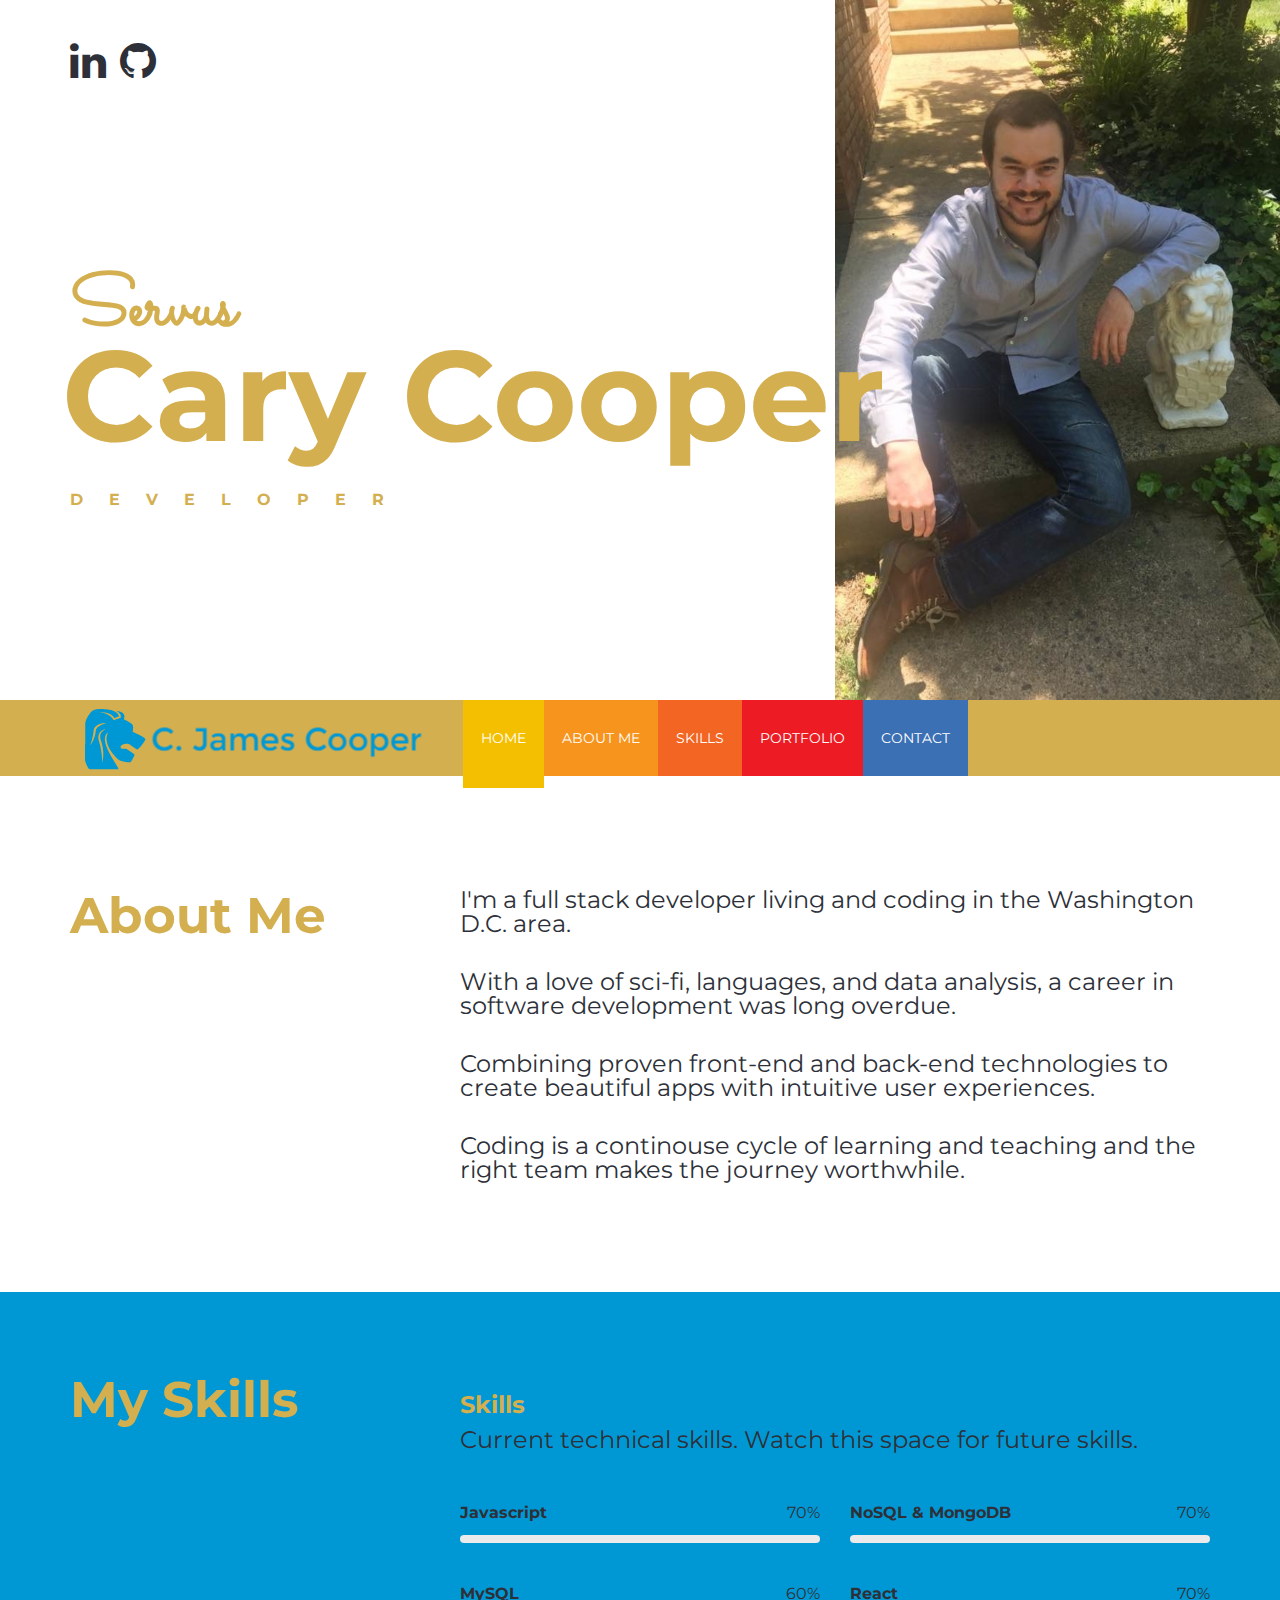
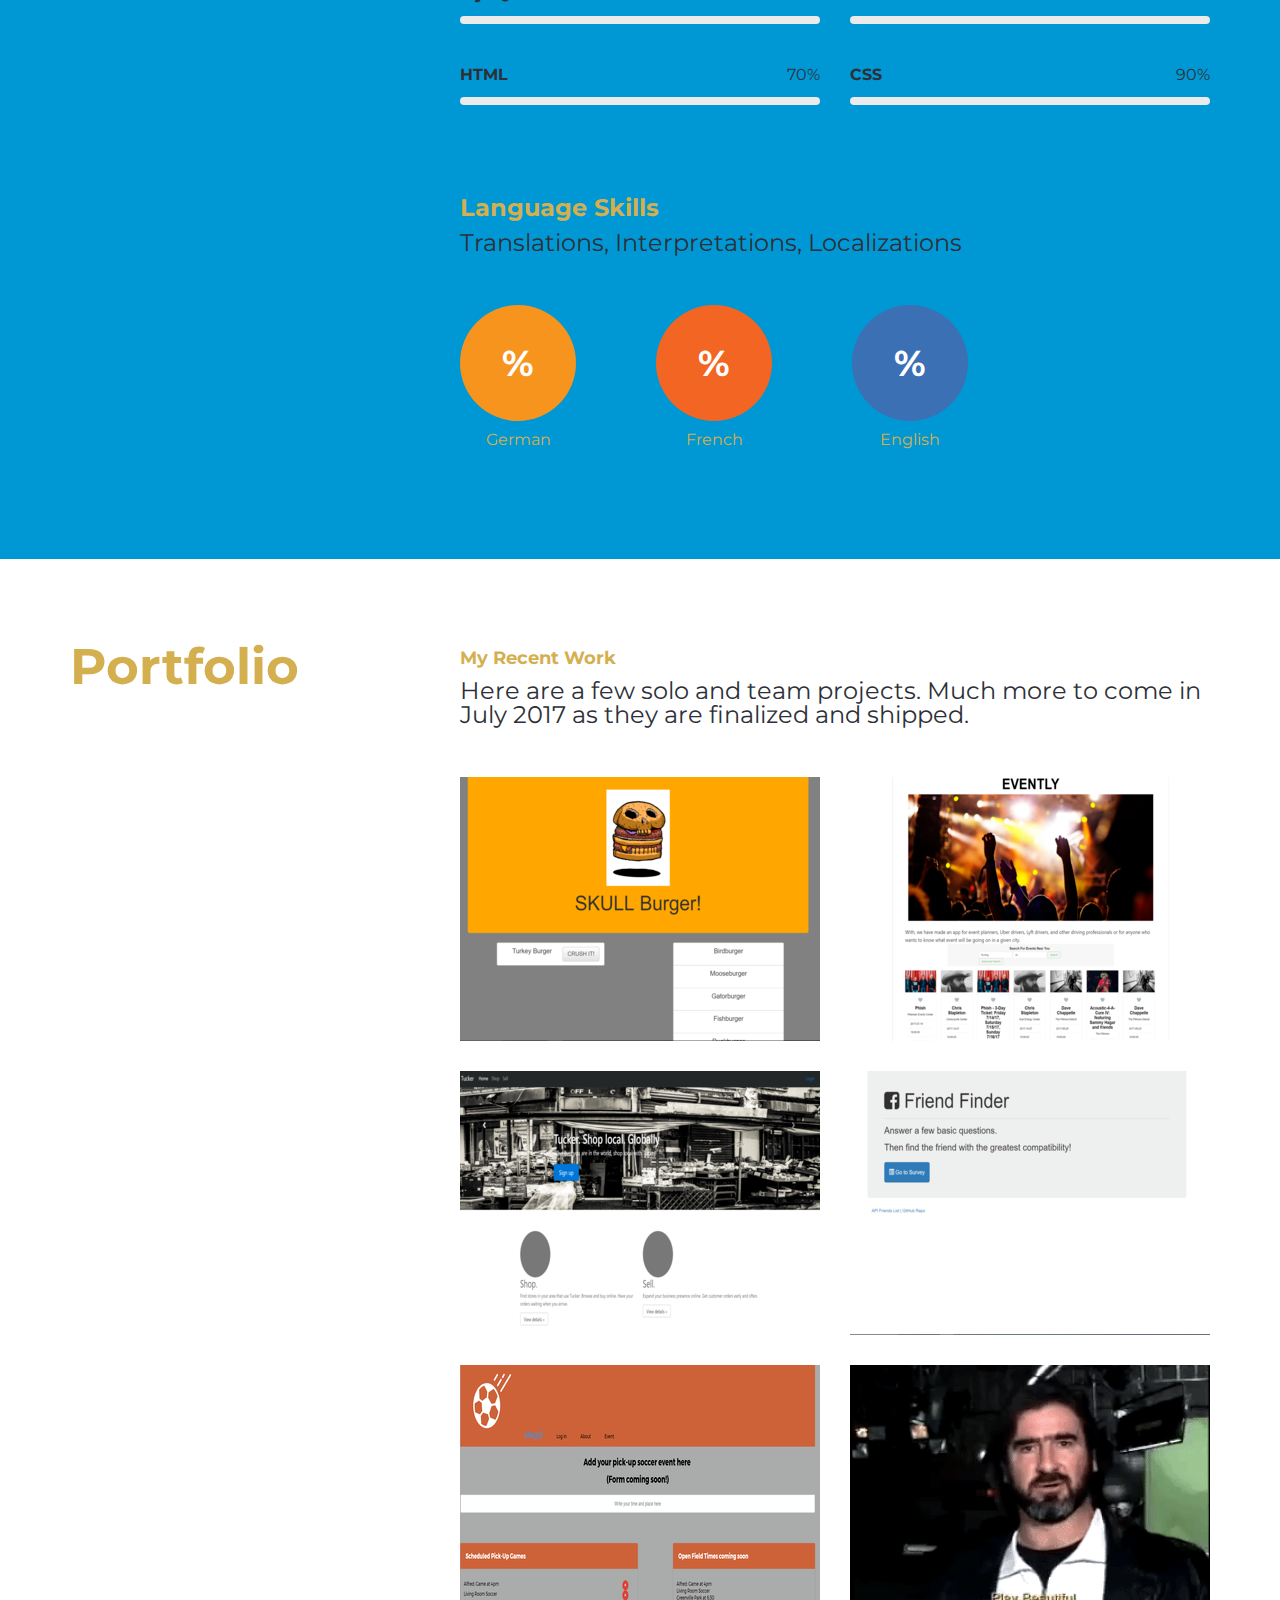
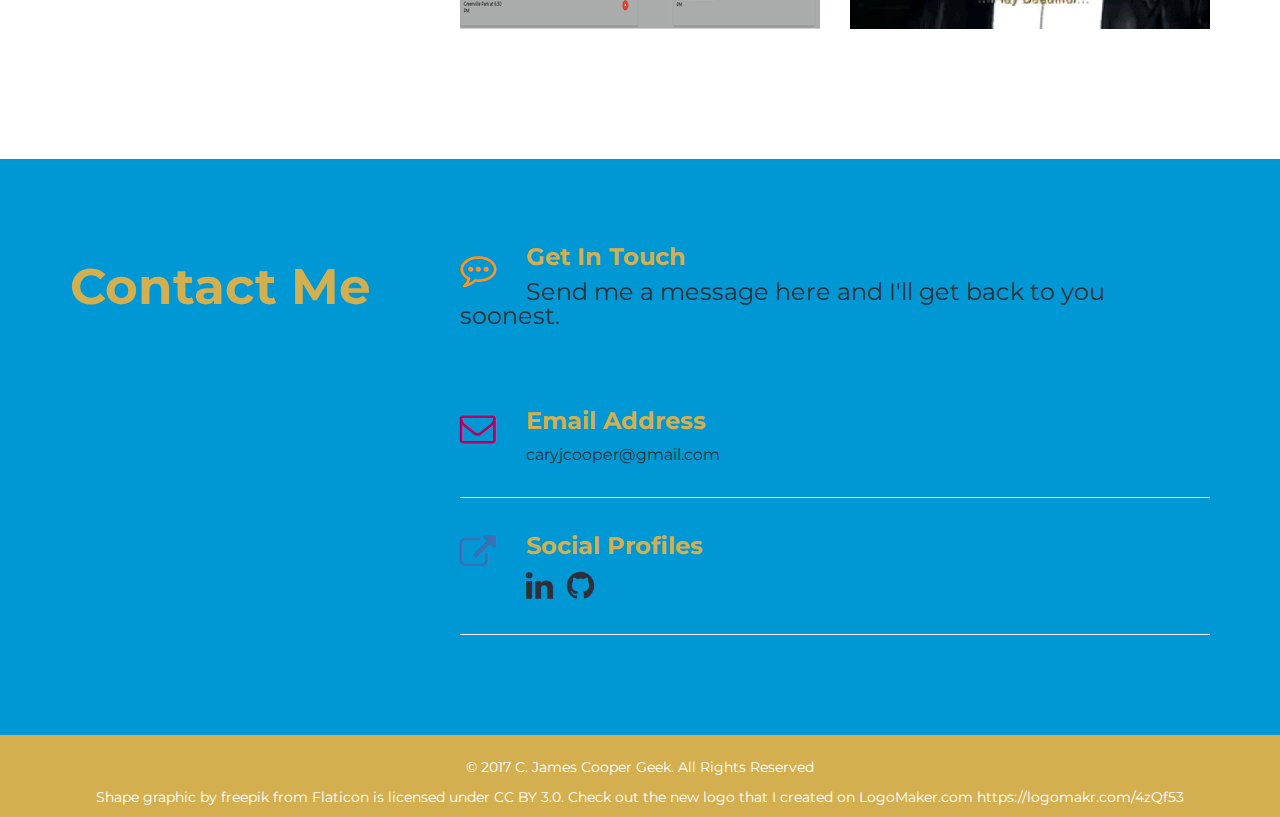
<file: index.html>
<!DOCTYPE html>
<html lang="en">
    <head>
        <meta charset="utf-8">
        <meta http-equiv="X-UA-Compatible" content="IE=edge">
        <meta name="viewport" content="width=device-width, initial-scale=1">
        <meta name="author" content="Theme Region">
        <meta name="description" content="">

        <title>C. James Cooper | Developer</title>

        <!-- CSS -->
        <link rel="stylesheet" href="css/bootstrap.min.css">
        <link rel="stylesheet" href="css/font-awesome.min.css">
        <link rel="stylesheet" href="css/magnific-popup.css">
        <link rel="stylesheet" href="css/animate.css">
        <link rel="stylesheet" href="css/main.css">
        <link rel="stylesheet" href="css/responsive.css">

        <!-- Fonts -->
        <link href="https://fonts.googleapis.com/css?family=Montserrat:400,700|Sacramento" rel="stylesheet">

        <!-- icons -->
        <link rel="icon" href="images/ico/favicon.ico">
        <link rel="apple-touch-icon-precomposed" sizes="144x144" href="../images/ico/apple-touch-icon-144-precomposed.png">
        <link rel="apple-touch-icon-precomposed" sizes="114x114" href="../images/ico/apple-touch-icon-114-precomposed.png">
        <link rel="apple-touch-icon-precomposed" sizes="72x72" href="../images/ico/apple-touch-icon-72-precomposed.png">
        <link rel="apple-touch-icon-precomposed" sizes="57x57" href="../images/ico/apple-touch-icon-57-precomposed.png">

        <!-- HTML5 shim and Respond.js for IE8 support of HTML5 elements and media queries -->
        <!-- WARNING: Respond.js doesn't work if you view the page via file:// -->
        <!--[if lt IE 9]>
          <script src="https://oss.maxcdn.com/html5shiv/3.7.2/html5shiv.min.js"></script>
          <script src="https://oss.maxcdn.com/respond/1.4.2/respond.min.js"></script>
        <![endif]-->

    </head>
    <body>
        <div class="main-wrapper home-two">
            <div id="home-banner">
                <div class="container">
                    <div class="row">
                        <div class="col-sm-9">
                            <div class="banner-content">
                                <div class="home-social">
                                    <ul class="list-inline">
                                        <li><a href="https://www.linkedin.com/in/caryjamescooper/"  target="_blank"><i class="fa fa-3x fa-linkedin" aria-hidden="true"></i></a></li>
                                        <li><a href="https://github.com/minicooperj" target="_blank"><i class="fa fa-3x fa-github" aria-hidden="true"></i></a></li>
                                    </ul>
                                </div>
                                <div class="banner-info">
                                    <h1>Servus</h1>
                                    <h2>Cary Cooper</h2>
                                    <br />
                                    <h3>Developer</h3>
                                </div>
                            </div>
                        </div>
                    </div><!-- row -->
                </div><!-- container -->
            </div><!-- home-banner -->

            <div class="container">
                <div id="navigation" class="menu-two">
                    <div class="navbar">
                        <div class="navbar-header">
                            <button type="button" class="navbar-toggle collapsed" data-toggle="collapse" data-target=".navbar-collapse">
                                <span class="sr-only">Toggle navigation</span>
                                <span class="icon-bar"></span>
                                <span class="icon-bar"></span>
                                <span class="icon-bar"></span>
                            </button>
                             <div class="navbar-brand logo">
                                <a href="index.html"><img class="img-responsive" src="images/cjclogo.png" alt="Image" ></a>
                            </div>
                        </div>
                        <div class="collapse navbar-collapse">
                            <nav id="mainmenu">
                                <ul class="nav navbar-nav">
                                    <li class="scroll current"><a href="#home-banner">Home</a></li>
                                    <li class="scroll"><a href="#about">About Me</a></li>
                                    <li class="scroll"><a href="#skill">Skills</a></li>
                                    <li class="scroll"><a href="#portfolio">Portfolio</a></li>
                                    <li class="scroll"><a href="#contact">Contact</a></li>

                                </ul>
                            </nav>
                        </div>
                    </div><!-- navbar -->
                </div><!-- navigation -->
            </div><!-- container -->

            <div id="about" class="about-section section-padding">
                <div class="container">
                    <div class="row">
                        <div class="col-sm-4">
                            <div class="section-title">
                                <h1>About Me</h1>
                            </div>
                        </div>
                        <div class="col-sm-8">
                            <div class="about-info">
                                <p>I'm a full stack developer living and coding in the Washington D.C. area.</p>
                                <br>
                                <p>With a love of sci-fi, languages, and data analysis, a career in software development was long overdue.</p>
                                <br>
                                <p>Combining proven front-end and back-end technologies to create beautiful apps with intuitive user experiences.</p>
                                <br>
                                <p>Coding is a continouse cycle of learning and teaching and the right team makes the journey worthwhile.</p>
                            </div>
                            <!-- <address> Lucky You!!! You've found my direct contact info. Feel free to use it.
                                <p><span>Email:</span> caryjcooper@gmail.com</p>
                                <p><span>Phone:</span> (703)-459-0954</p>
                            </address> -->
                        </div>
                    </div><!-- row -->
                </div><!-- container -->
            </div><!-- about section -->

            <div id="skill" class="skill-section bg-color section-padding">
                <div class="container">
                    <div class="row">
                        <div class="col-sm-4">
                            <div class="section-title">
                                <h1>My Skills</h1>
                            </div>
                        </div>
                        <div class="col-sm-8">
                            <div class="section-content">
                                <div class="text-info">
                                    <h3>Skills</h3>
                                    <p>Current technical skills. Watch this space for future skills.</p>
                                </div>
                                <div class="progress-content">
                                    <div class="rating-bar bar-left">
                                        <label>Javascript</label>
                                        <span class="rating-count pull-right">70%</span>
                                        <div class="skill-progress">
                                            <div class="progress">
                                                <div class="progress-bar" role="progressbar" aria-valuenow="70" aria-valuemin="0" aria-valuemax="100" >
                                                </div>
                                            </div>
                                        </div>
                                        <label>MySQL</label>
                                        <span class="rating-count pull-right">60%</span>
                                        <div class="skill-progress">
                                            <div class="progress">
                                                <div class="progress-bar bar1" role="progressbar" aria-valuenow="60" aria-valuemin="0" aria-valuemax="100" >
                                                </div>
                                            </div>
                                        </div>
                                        <label>HTML</label>
                                        <span class="rating-count pull-right">70%</span>
                                        <div class="skill-progress">
                                            <div class="progress">
                                                <div class="progress-bar bar2" role="progressbar" aria-valuenow="70" aria-valuemin="0" aria-valuemax="100" >
                                                </div>
                                            </div>
                                        </div>
                                    </div>

                                    <div class="skill rating-bar bar-right">
                                        <label>NoSQL & MongoDB</label>
                                        <span class="rating-count pull-right">70%</span>
                                        <div class="skill-progress">
                                            <div class="progress">
                                                <div class="progress-bar bar3" role="progressbar" aria-valuenow="70" aria-valuemin="0" aria-valuemax="100" >
                                                </div>
                                            </div>
                                        </div>
                                        <label>React</label>
                                        <span class="rating-count pull-right">70%</span>
                                        <div class="skill-progress">
                                            <div class="progress">
                                                <div class="progress-bar bar4" role="progressbar" aria-valuenow="70" aria-valuemin="0" aria-valuemax="100" >
                                                </div>
                                            </div>
                                        </div>
                                        <label>CSS</label>
                                        <span class="rating-count pull-right">90%</span>
                                        <div class="skill-progress">
                                            <div class="progress">
                                                <div class="progress-bar bar5" role="progressbar" aria-valuenow="90" aria-valuemin="0" aria-valuemax="100" >
                                                </div>
                                            </div>
                                        </div>
                                    </div>
                                </div>

                                <div class="language-skill">
                                    <div class="text-info">
                                        <h3>Language Skills</h4>
                                        <p>Translations, Interpretations, Localizations</p>
                                    </div>
                                    <ul>
                                        <li class="chart" data-percent="100">
                                            <span class="percent"></span>
                                            <h5>German</h5>
                                        </li>
                                        <li class="chart" data-percent="90">
                                            <span class="percent percent1"></span>
                                            <h5>French</h5>
                                        </li>
                                        <li class="chart" data-percent="100">
                                            <span class="percent percent2"></span>
                                            <h5>English</h5>
                                        </li>
                                    </ul>
                                </div><!-- more skill -->
                            </div>
                        </div>
                    </div><!-- row -->
                </div><!-- container -->
            </div><!-- skill section -->

            <div id="portfolio" class="portfolio-section section-padding">
                <div class="container">
                    <div class="row">
                        <div class="col-sm-4">
                            <div class="section-title">
                                <h1>Portfolio</h1>
                            </div>
                        </div>
                        <div class="col-sm-8">
                            <div class="text-info">
                                <h4>My Recent Work</h4>
                                <p>Here are a few solo and team projects. Much more to come in July 2017 as they are finalized and shipped.</p>
                            </div>
                            <div class="portfolio-content">
                                <div class="row">
                                    <div class="col-sm-6">
                                        <div class="portfolio-item">
                                            <img class="img-responsive" src="images/portfolio/skullburgerresized.png" alt="Image">
                                            <div class="portfolio-overlay">
                                                <div class="portfolio-info">
                                                    <a href="https://sheltered-shore-24618.herokuapp.com/burgers" target="_blank"><i class="fa fa-share" aria-hidden="true"></i></a>
                                                    <h3>Skull Burger</h3>
                                                    <p>Basic Front End App with MySQL DB, Express, Node</p>
                                                </div>
                                            </div>
                                        </div>
                                    </div>
                                    <div class="col-sm-6">
                                        <div class="portfolio-item">
                                            <img class="img-responsive" src="images/portfolio/eventlyresized.png" alt="Image">
                                            <div class="portfolio-overlay">
                                                <div class="portfolio-info">
                                                    <a href="https://eventlyapp.herokuapp.com/index.html" target="_blank"><i class="fa fa-share" aria-hidden="true"></i></a>
                                                    <h3>Evently</h3>
                                                    <p>Event Finder & Rideshare Beacon with Bootstrap and APIs</p>
                                                </div>
                                            </div>
                                        </div>
                                    </div>
                                    <div class="col-sm-6">
                                        <div class="portfolio-item">
                                            <img class="img-responsive" src="images/portfolio/tuckerresized.png" alt="Image">
                                            <div class="portfolio-overlay">
                                                <div class="portfolio-info">
                                                    <a href="https://github.com/minicooperj/Tucker/blob/master/README.md" target="_blank"><i class="fa fa-share" aria-hidden="true"></i></a>
                                                    <h3>Tucker</h3>
                                                    <p>Bringing online shopping to small & specialty grocers. Made with SQL, Node, Express, Handlebars</p>
                                                </div>
                                            </div>
                                        </div>
                                    </div>
                                    <div class="col-sm-6">
                                        <div class="portfolio-item">
                                            <img class="img-responsive" src="images/portfolio/friendfindersized.png" alt="Image">
                                            <div class="portfolio-overlay">
                                                <div class="portfolio-info">
                                                  <a href="https://arcane-ridge-72028.herokuapp.com/" target="_blank"><i class="fa fa-share" aria-hidden="true"></i></a>
                                                    <p>FriendFinder</p>
                                                    <h3>Basic Matchmaker App on Node & Express</h3>
                                                </div>
                                            </div>
                                        </div>
                                    </div>
                                    <div class="col-sm-6">
                                        <div class="portfolio-item">
                                            <img class="img-responsive" src="images/portfolio/megdresized.png" alt="Image">
                                            <div class="portfolio-overlay">
                                                <div class="portfolio-info">
                                                  <a href="https://secure-temple-41849.herokuapp.com/" target="_blank"><i class="fa fa-share" aria-hidden="true"></i></a>
                                                    <p>Meg'd</p>
                                                    <h3>Urban Pick-Up Soccer Community on React JS, MERN Stack</h3>
                                                </div>
                                            </div>
                                        </div>
                                    </div>
                                    <div class="col-sm-6">
                                        <div class="portfolio-item">
                                            <img class="img-responsive" src="images/portfolio/watchthisspace.gif" alt="Image">
                                            <div class="portfolio-overlay">
                                                <div class="portfolio-info">
                                                    <a href="https://github.com/minicooperj" target="_blank"><i class="fa fa-share" aria-hidden="true"></i></a>
                                                    <h3>Coming Soon!</h3>
                                                    <p>August 2017</p>
                                                </div>
                                            </div>
                                        </div>
                                    </div>
                                </div>
                            </div><!-- portfolio content -->
                       </div>
                    </div><!-- row -->
                </div><!-- container -->
            </div><!-- portfolio section -->

            <div id="contact" class="contact-section bg-color section-padding">
                <div class="container">
                    <div class="row">
                        <div class="col-sm-4">
                            <div class="section-title">
                                <h1>Contact Me</h1>
                            </div>
                        </div>
                        <div class="col-sm-8">
                            <div class="section-content">
                              <div class="icons">
                                  <i class="fa fa-commenting-o" aria-hidden="true"></i>
                              </div>
                                <div class="text-info">
                                    <h3>Get In Touch</h3>
                                    <p>Send me a message here and I'll get back to you soonest.</p>
                                </div>
                                <div class="address">
                                    <ul>
                                        <li>
                                            <div class="icons icons2">
                                                <i class="fa fa-envelope-o" aria-hidden="true"></i>
                                            </div>
                                            <h3>Email Address</h3>
                                            <a href="#">caryjcooper@gmail.com</a>
                                        </li>
                                        <li>
                                            <div class="icons icons3">
                                                <i class="fa fa-external-link" aria-hidden="true"></i>
                                            </div>
                                            <h3>Social Profiles</h3>
                                            <ul class="social list-inline">
                                                <li><a href="https://www.linkedin.com/in/caryjamescooper/" target="_blank"><i class="fa fa-2x fa-linkedin" aria-hidden="true"></i></a></li>
                                                <li><a href="https://github.com/minicooperj" target="_blank"><i class="fa fa-2x fa-github" aria-hidden="true"></i></a></li>
                                            </ul>
                                        </li>
                                    </ul>
                                </div>
                            </div>
                        </div>
                    </div><!-- row -->
                </div><!-- container -->
            </div><!-- contact section -->


            <div id="footer">
                <div class="container text-center">
                    <div class="footer">
                        <p> &copy; 2017 <a href="#">C. James Cooper Geek.</a> All Rights Reserved</p>
                        Shape graphic by <a href="http://www.flaticon.com/authors/freepik">freepik</a> from <a href="http://www.flaticon.com/">Flaticon</a> is licensed under <a href="http://creativecommons.org/licenses/by/3.0/" title="Creative Commons BY 3.0">CC BY 3.0</a>. Check out the new logo that I created on <a href="http://logomakr.com" title="Logo Maker">LogoMaker.com</a> https://logomakr.com/4zQf53
                    </div>
                </div><!-- contaner -->
            </div><!-- footer -->
        </div><!-- main wrapper -->

        <!-- JS -->
        <script src="js/jquery.min.js"></script>
        <script src="js/bootstrap.min.js"></script>
        <script src="js/waypoints.min.js"></script>
        <script src="js/counterup.min.js"></script>
        <script src="js/inview.min.js"></script>
        <script src="js/easypiechart.js"></script>
        <script src="js/magnific-popup.min.js"></script>
        <script src="js/main.js"></script>
    </body>
</html>
</file>
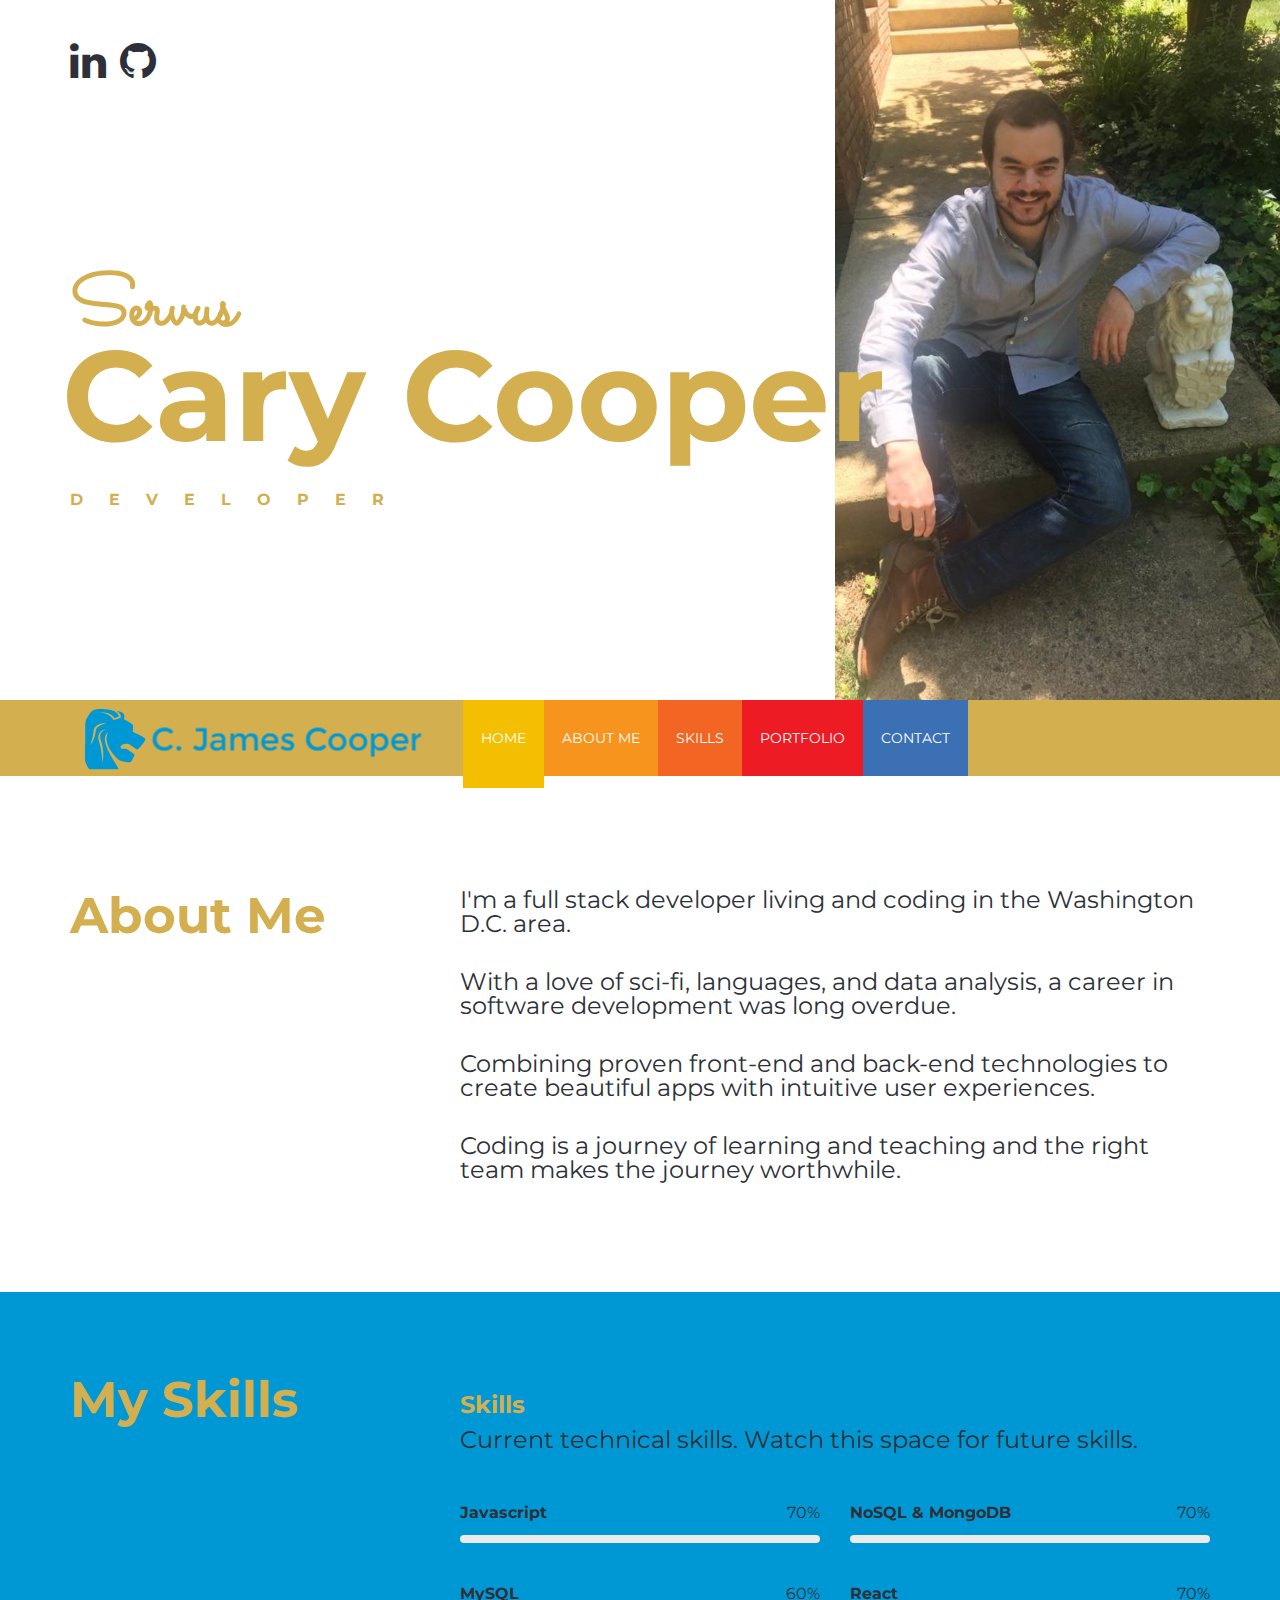
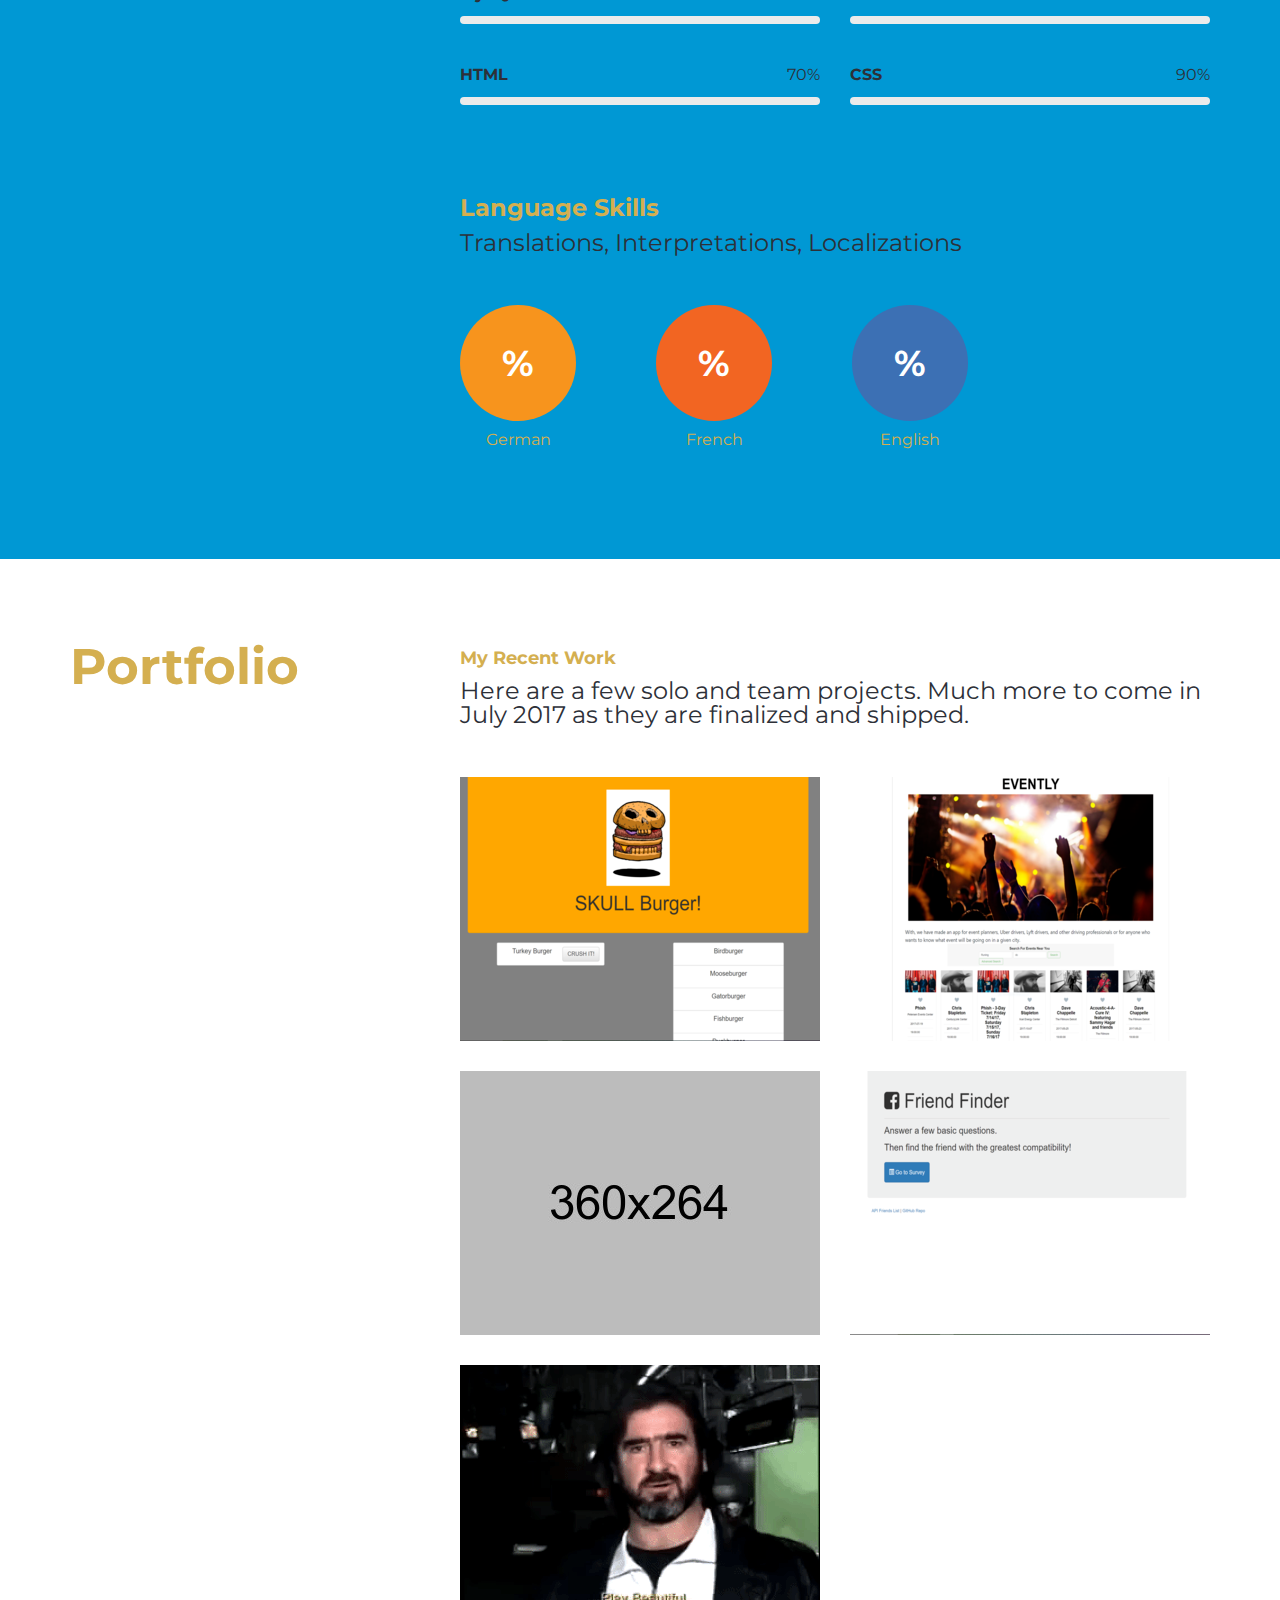
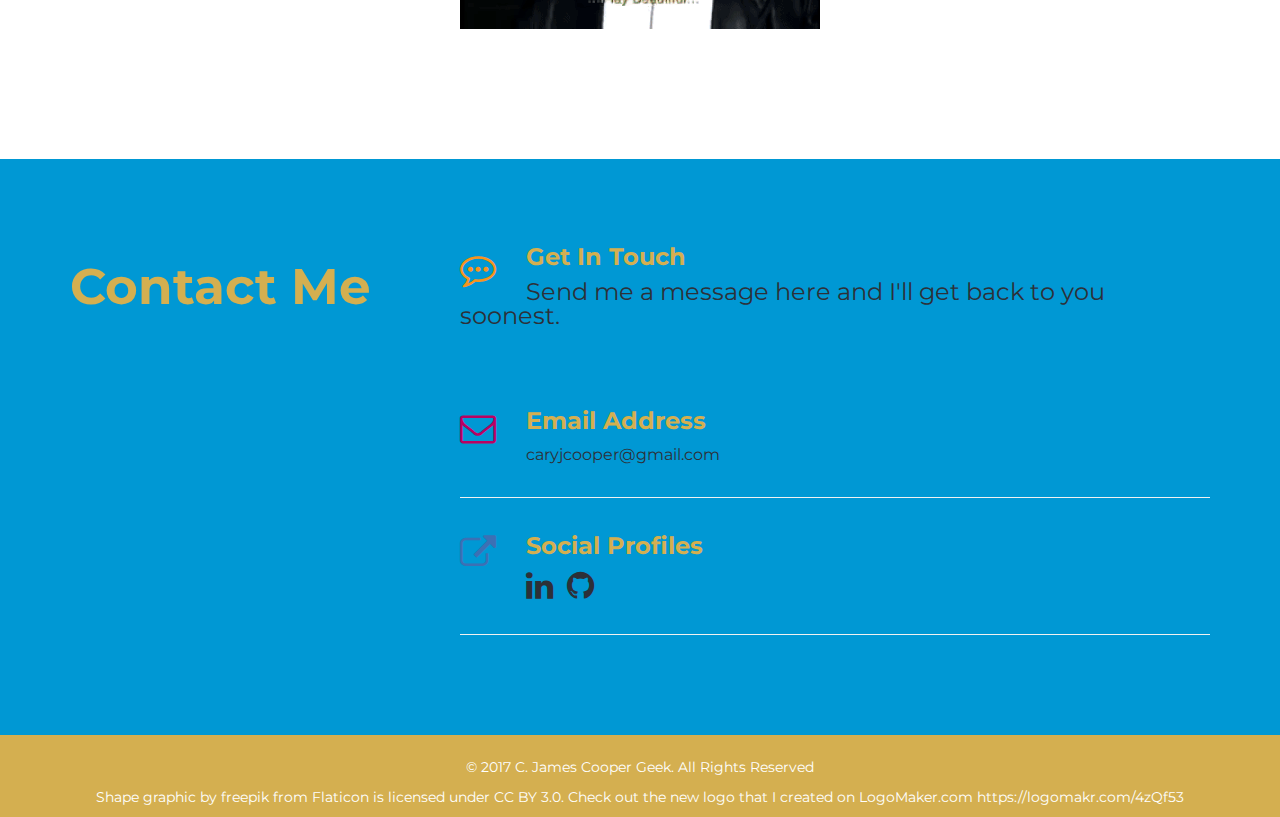
<file: geek/index.html>
<!DOCTYPE html>
<html lang="en">
    <head>
        <meta charset="utf-8">
        <meta http-equiv="X-UA-Compatible" content="IE=edge">
        <meta name="viewport" content="width=device-width, initial-scale=1">
        <meta name="author" content="Theme Region">
        <meta name="description" content="">

        <title>C. James Cooper | Developer</title>

        <!-- CSS -->
        <link rel="stylesheet" href="css/bootstrap.min.css">
        <link rel="stylesheet" href="css/font-awesome.min.css">
        <link rel="stylesheet" href="css/magnific-popup.css">
        <link rel="stylesheet" href="css/animate.css">
        <link rel="stylesheet" href="css/main.css">
        <link rel="stylesheet" href="css/responsive.css">

        <!-- Fonts -->
        <link href="https://fonts.googleapis.com/css?family=Montserrat:400,700|Sacramento" rel="stylesheet">

        <!-- icons -->
        <link rel="icon" href="images/ico/favicon.ico">
        <link rel="apple-touch-icon-precomposed" sizes="144x144" href="../images/ico/apple-touch-icon-144-precomposed.png">
        <link rel="apple-touch-icon-precomposed" sizes="114x114" href="../images/ico/apple-touch-icon-114-precomposed.png">
        <link rel="apple-touch-icon-precomposed" sizes="72x72" href="../images/ico/apple-touch-icon-72-precomposed.png">
        <link rel="apple-touch-icon-precomposed" sizes="57x57" href="../images/ico/apple-touch-icon-57-precomposed.png">

        <!-- HTML5 shim and Respond.js for IE8 support of HTML5 elements and media queries -->
        <!-- WARNING: Respond.js doesn't work if you view the page via file:// -->
        <!--[if lt IE 9]>
          <script src="https://oss.maxcdn.com/html5shiv/3.7.2/html5shiv.min.js"></script>
          <script src="https://oss.maxcdn.com/respond/1.4.2/respond.min.js"></script>
        <![endif]-->

    </head>
    <body>
        <div class="main-wrapper home-two">
            <div id="home-banner">
                <div class="container">
                    <div class="row">
                        <div class="col-sm-9">
                            <div class="banner-content">
                                <div class="home-social">
                                    <ul class="list-inline">
                                        <li><a href="https://www.linkedin.com/in/caryjamescooper/"  target="_blank"><i class="fa fa-3x fa-linkedin" aria-hidden="true"></i></a></li>
                                        <li><a href="https://github.com/minicooperj" target="_blank"><i class="fa fa-3x fa-github" aria-hidden="true"></i></a></li>
                                    </ul>
                                </div>
                                <div class="banner-info">
                                    <h1>Servus</h1>
                                    <h2>Cary Cooper</h2>
                                    <br />
                                    <h3>Developer</h3>
                                </div>
                            </div>
                        </div>
                    </div><!-- row -->
                </div><!-- container -->
            </div><!-- home-banner -->

            <div class="container">
                <div id="navigation" class="menu-two">
                    <div class="navbar">
                        <div class="navbar-header">
                            <button type="button" class="navbar-toggle collapsed" data-toggle="collapse" data-target=".navbar-collapse">
                                <span class="sr-only">Toggle navigation</span>
                                <span class="icon-bar"></span>
                                <span class="icon-bar"></span>
                                <span class="icon-bar"></span>
                            </button>
                             <div class="navbar-brand logo">
                                <a href="index.html"><img class="img-responsive" src="images/cjclogo.png" alt="Image" ></a>
                            </div>
                        </div>
                        <div class="collapse navbar-collapse">
                            <nav id="mainmenu">
                                <ul class="nav navbar-nav">
                                    <li class="scroll current"><a href="#home-banner">Home</a></li>
                                    <li class="scroll"><a href="#about">About Me</a></li>
                                    <li class="scroll"><a href="#skill">Skills</a></li>
                                    <li class="scroll"><a href="#portfolio">Portfolio</a></li>
                                    <li class="scroll"><a href="#contact">Contact</a></li>

                                </ul>
                            </nav>
                        </div>
                    </div><!-- navbar -->
                </div><!-- navigation -->
            </div><!-- container -->

            <div id="about" class="about-section section-padding">
                <div class="container">
                    <div class="row">
                        <div class="col-sm-4">
                            <div class="section-title">
                                <h1>About Me</h1>
                            </div>
                        </div>
                        <div class="col-sm-8">
                            <div class="about-info">
                                <p>I'm a full stack developer living and coding in the Washington D.C. area.</p>
                                <br>
                                <p>With a love of sci-fi, languages, and data analysis, a career in software development was long overdue.</p>
                                <br>
                                <p>Combining proven front-end and back-end technologies to create beautiful apps with intuitive user experiences.</p>
                                <br>
                                <p>Coding is a journey of learning and teaching and the right team makes the journey worthwhile.</p>
                            </div>
                            <!-- <address> Lucky You!!! You've found my direct contact info. Feel free to use it.
                                <p><span>Email:</span> caryjcooper@gmail.com</p>
                                <p><span>Phone:</span> (703)-459-0954</p>
                            </address> -->
                        </div>
                    </div><!-- row -->
                </div><!-- container -->
            </div><!-- about section -->

            <div id="skill" class="skill-section bg-color section-padding">
                <div class="container">
                    <div class="row">
                        <div class="col-sm-4">
                            <div class="section-title">
                                <h1>My Skills</h1>
                            </div>
                        </div>
                        <div class="col-sm-8">
                            <div class="section-content">
                                <div class="text-info">
                                    <h3>Skills</h3>
                                    <p>Current technical skills. Watch this space for future skills.</p>
                                </div>
                                <div class="progress-content">
                                    <div class="rating-bar bar-left">
                                        <label>Javascript</label>
                                        <span class="rating-count pull-right">70%</span>
                                        <div class="skill-progress">
                                            <div class="progress">
                                                <div class="progress-bar" role="progressbar" aria-valuenow="70" aria-valuemin="0" aria-valuemax="100" >
                                                </div>
                                            </div>
                                        </div>
                                        <label>MySQL</label>
                                        <span class="rating-count pull-right">60%</span>
                                        <div class="skill-progress">
                                            <div class="progress">
                                                <div class="progress-bar bar1" role="progressbar" aria-valuenow="60" aria-valuemin="0" aria-valuemax="100" >
                                                </div>
                                            </div>
                                        </div>
                                        <label>HTML</label>
                                        <span class="rating-count pull-right">70%</span>
                                        <div class="skill-progress">
                                            <div class="progress">
                                                <div class="progress-bar bar2" role="progressbar" aria-valuenow="70" aria-valuemin="0" aria-valuemax="100" >
                                                </div>
                                            </div>
                                        </div>
                                    </div>

                                    <div class="skill rating-bar bar-right">
                                        <label>NoSQL & MongoDB</label>
                                        <span class="rating-count pull-right">70%</span>
                                        <div class="skill-progress">
                                            <div class="progress">
                                                <div class="progress-bar bar3" role="progressbar" aria-valuenow="70" aria-valuemin="0" aria-valuemax="100" >
                                                </div>
                                            </div>
                                        </div>
                                        <label>React</label>
                                        <span class="rating-count pull-right">70%</span>
                                        <div class="skill-progress">
                                            <div class="progress">
                                                <div class="progress-bar bar4" role="progressbar" aria-valuenow="70" aria-valuemin="0" aria-valuemax="100" >
                                                </div>
                                            </div>
                                        </div>
                                        <label>CSS</label>
                                        <span class="rating-count pull-right">90%</span>
                                        <div class="skill-progress">
                                            <div class="progress">
                                                <div class="progress-bar bar5" role="progressbar" aria-valuenow="90" aria-valuemin="0" aria-valuemax="100" >
                                                </div>
                                            </div>
                                        </div>
                                    </div>
                                </div>

                                <div class="language-skill">
                                    <div class="text-info">
                                        <h3>Language Skills</h4>
                                        <p>Translations, Interpretations, Localizations</p>
                                    </div>
                                    <ul>
                                        <li class="chart" data-percent="100">
                                            <span class="percent"></span>
                                            <h5>German</h5>
                                        </li>
                                        <li class="chart" data-percent="90">
                                            <span class="percent percent1"></span>
                                            <h5>French</h5>
                                        </li>
                                        <li class="chart" data-percent="100">
                                            <span class="percent percent2"></span>
                                            <h5>English</h5>
                                        </li>
                                    </ul>
                                </div><!-- more skill -->
                            </div>
                        </div>
                    </div><!-- row -->
                </div><!-- container -->
            </div><!-- skill section -->

            <div id="portfolio" class="portfolio-section section-padding">
                <div class="container">
                    <div class="row">
                        <div class="col-sm-4">
                            <div class="section-title">
                                <h1>Portfolio</h1>
                            </div>
                        </div>
                        <div class="col-sm-8">
                            <div class="text-info">
                                <h4>My Recent Work</h4>
                                <p>Here are a few solo and team projects. Much more to come in July 2017 as they are finalized and shipped.</p>
                            </div>
                            <div class="portfolio-content">
                                <div class="row">
                                    <div class="col-sm-6">
                                        <div class="portfolio-item">
                                            <img class="img-responsive" src="images/portfolio/skullburgerresized.png" alt="Image">
                                            <div class="portfolio-overlay">
                                                <div class="portfolio-info">
                                                    <a href="https://sheltered-shore-24618.herokuapp.com/burgers" target="_blank"><i class="fa fa-share" aria-hidden="true"></i></a>
                                                    <h3>Skull Burger</h3>
                                                    <p>Basic Front End App with MySQL DB, Express, Node</p>
                                                </div>
                                            </div>
                                        </div>
                                    </div>
                                    <div class="col-sm-6">
                                        <div class="portfolio-item">
                                            <img class="img-responsive" src="images/portfolio/eventlyresized.png" alt="Image">
                                            <div class="portfolio-overlay">
                                                <div class="portfolio-info">
                                                    <a href="https://github.com/rdhenderson/Evently/blob/master/README.md" target="_blank"><i class="fa fa-share" aria-hidden="true"></i></a>
                                                    <h3>Evently</h3>
                                                    <p>Event Finder & Rideshare Beacon with Bootstrap and APIs</p>
                                                </div>
                                            </div>
                                        </div>
                                    </div>
                                    <div class="col-sm-6">
                                        <div class="portfolio-item">
                                            <img class="img-responsive" src="images/portfolio/3.jpg" alt="Image">
                                            <div class="portfolio-overlay">
                                                <div class="portfolio-info">
                                                    <a href="https://github.com/minicooperj/Tucker/blob/master/README.md" target="_blank"><i class="fa fa-share" aria-hidden="true"></i></a>
                                                    <h3>Tucker</h3>
                                                    <p>Bringing online shopping to small & specialty grocers. Made with SQL, Node, Express, Handlebars</p>
                                                </div>
                                            </div>
                                        </div>
                                    </div>
                                    <div class="col-sm-6">
                                        <div class="portfolio-item">
                                            <img class="img-responsive" src="images/portfolio/friendfindersized.png" alt="Image">
                                            <div class="portfolio-overlay">
                                                <div class="portfolio-info">
                                                  <a href="https://arcane-ridge-72028.herokuapp.com/" target="_blank"><i class="fa fa-share" aria-hidden="true"></i></a>
                                                    <p>FriendFinder</p>
                                                    <h3>Basic Matchmaker App on Node & Express</h3>
                                                </div>
                                            </div>
                                        </div>
                                    </div>
                                    <div class="col-sm-6">
                                        <div class="portfolio-item">
                                            <img class="img-responsive" src="images/portfolio/watchthisspace.gif" alt="Image">
                                            <div class="portfolio-overlay">
                                                <div class="portfolio-info">
                                                    <a href="https://www.linkedin.com/in/caryjamescooper/" target="_blank"><i class="fa fa-share" aria-hidden="true"></i></a>
                                                    <h3>Coming Soon</h3>
                                                    <p>July 2017</p>
                                                </div>
                                            </div>
                                        </div>
                                    </div>
                                </div>
                            </div><!-- portfolio content -->
                       </div>
                    </div><!-- row -->
                </div><!-- container -->
            </div><!-- portfolio section -->

            <div id="contact" class="contact-section bg-color section-padding">
                <div class="container">
                    <div class="row">
                        <div class="col-sm-4">
                            <div class="section-title">
                                <h1>Contact Me</h1>
                            </div>
                        </div>
                        <div class="col-sm-8">
                            <div class="section-content">
                              <div class="icons">
                                  <i class="fa fa-commenting-o" aria-hidden="true"></i>
                              </div>
                                <div class="text-info">
                                    <h3>Get In Touch</h3>
                                    <p>Send me a message here and I'll get back to you soonest.</p>
                                </div>
                                <div class="address">
                                    <ul>
                                        <li>
                                            <div class="icons icons2">
                                                <i class="fa fa-envelope-o" aria-hidden="true"></i>
                                            </div>
                                            <h3>Email Address</h3>
                                            <a href="#">caryjcooper@gmail.com</a>
                                        </li>
                                        <li>
                                            <div class="icons icons3">
                                                <i class="fa fa-external-link" aria-hidden="true"></i>
                                            </div>
                                            <h3>Social Profiles</h3>
                                            <ul class="social list-inline">
                                                <li><a href="https://www.linkedin.com/in/caryjamescooper/" target="_blank"><i class="fa fa-2x fa-linkedin" aria-hidden="true"></i></a></li>
                                                <li><a href="https://github.com/minicooperj" target="_blank"><i class="fa fa-2x fa-github" aria-hidden="true"></i></a></li>
                                            </ul>
                                        </li>
                                    </ul>
                                </div>
                            </div>
                        </div>
                    </div><!-- row -->
                </div><!-- container -->
            </div><!-- contact section -->


            <div id="footer">
                <div class="container text-center">
                    <div class="footer">
                        <p> &copy; 2017 <a href="#">C. James Cooper Geek.</a> All Rights Reserved</p>
                        Shape graphic by <a href="http://www.flaticon.com/authors/freepik">freepik</a> from <a href="http://www.flaticon.com/">Flaticon</a> is licensed under <a href="http://creativecommons.org/licenses/by/3.0/" title="Creative Commons BY 3.0">CC BY 3.0</a>. Check out the new logo that I created on <a href="http://logomakr.com" title="Logo Maker">LogoMaker.com</a> https://logomakr.com/4zQf53
                    </div>
                </div><!-- contaner -->
            </div><!-- footer -->
        </div><!-- main wrapper -->

        <!-- JS -->
        <script src="js/jquery.min.js"></script>
        <script src="js/bootstrap.min.js"></script>
        <script src="js/waypoints.min.js"></script>
        <script src="js/counterup.min.js"></script>
        <script src="js/inview.min.js"></script>
        <script src="js/easypiechart.js"></script>
        <script src="js/magnific-popup.min.js"></script>
        <script src="js/main.js"></script>
    </body>
</html>
</file>
<file: css/main.css>
/*
    Template Name: Geek
    Template URL: http://demo.themeregion.com/Geek
    Author: Theme Region
    Author URI : http://www.themeregion.com/
    Version: 1.0
    Description: HTML5 Responsive Personal Portfolio & Resume HTML Template.
    Tag: HTML5, CSS3, jQuery, Responsive Template.
*/


/* Table of Contents
==================================================
# Global
# About Section
# Home Banner
# Skill Section
# Exprience Section
# Education Section
# Portfolio Section
# Contact Section
# Blog Section
# Profile Section
# Footer Section
# Blog Details
# Extra Css

==================================================

*/

/* ==========================================================================
    Global
 ========================================================================== */

html,
body {
    font-family: 'Montserrat', sans-serif;
    font-weight:normal;
    overflow-x:hidden;
    -webkit-font-smoothing: antialiased;
    color: #2d3038;
}

h1, h2, h3, h4, h5, h6 {
    font-family: 'Montserrat', sans-serif;
    font-weight: 700;
    color: #D4AF50;
}

ul {
    margin:0;
    padding:0;
    list-style:none;
}

a{
    color: #2d3038;
}

a:hover {
    color: #00aeef;
}

a, a:hover, a:active,
a:focus, button:focus, .btn:focus,
.form-control:focus {
    outline: none !important;
    text-decoration: none !important;
    box-shadow: none !important;
}

.section-padding {
    padding-top: 80px;
    padding-bottom: 100px;
}

.section-title {
    margin-bottom: 60px;
}

.section-title h1 {
    font-size: 56px;
}

.home-two .section-title h1 {
    font-size: 50px;
    margin-top: 0;
}

.bg-color {
    background-color: #0098d4;
    position: relative;
}

.bg-color:before {
    position: absolute;
    content: "";
    top: 0;
    left: -100%;
    width: 100%;
    height: 100%;
    background-color: #f9f9f9;
    display: block;
}

.section-content {
    max-width: 750px;
}

.btn.btn-primary {
    padding-left: 30px;
    padding-right: 30px;
    font-size: 16px;
    padding-top: 10px;
    padding-bottom: 10px;
    background-color: #3c70b4;
    border: 1px solid #3c70b4;
    position: relative;
    overflow: hidden;
    z-index: 1;
}

.btn.btn-primary:before {
    position: absolute;
    content: "";
    top: 0;
    left: -100%;
    width: 100%;
    height: 100%;
    background-color: #fff;
    z-index: -1;
}

.btn.btn-primary:hover:before {
    left: 0;
}

.btn.btn-primary:hover {
    color: #3c70b4;
}



/* ==========================================================================
    Home Banner
 ========================================================================== */

/* Navigation */

#navigation.menu-one .navbar {
    width: 30%;
    left: inherit;
    right: 0;
}

#navigation .navbar-nav>li {
    background-color: #2d3038;
}

#navigation.menu-one .navbar-nav>li {
    float: none;
    height: 9.1%;
    position: relative;
    margin-left: 10px;
}

#navigation.menu-one .navbar-nav {
    float: none;
}

#navigation.menu-one .navbar-nav> li:hover,
#navigation.menu-one .navbar-nav> li.current {
    margin-left: 0;
    padding-left: 10px;
}

#navigation .navbar-nav>li a {
    color: #fff;
    font-size: 14px;
    text-transform: uppercase;
    display: block;
    height: 100%;
    width: 100%;
    padding: 0;
}

#navigation.menu-one .navbar-nav>li span {
    position: absolute;
    top: 50%;
    left: 90px;
    margin-top: -8px;
}

#navigation .navbar-nav>li i {
    position: absolute;
    left: -50px;
    font-size: 30px;
    margin-top: -6px;
}

.nav>li>a:focus,
.nav>li>a:hover {
    background-color: transparent;
}

#navigation.menu-one .navbar:before {
    left: 15px;
    right: -100%;
}

#navigation.menu-one .navbar:after {
   display: none;

}

.home-one .logo {
    height: 65px;
    float: none;
    margin-left: 10px;
    padding: 4px 30px;
}

.home-one .navbar-nav {
    margin-top: 65px;
}

#navigation .navbar-nav>li:nth-child(1) {
    background-color: #f4bf00;
}

#navigation .navbar-nav>li:nth-child(2) {
    background-color: #f7941d;
}

#navigation .navbar-nav>li:nth-child(3) {
    background-color: #f26522;
}

#navigation .navbar-nav>li:nth-child(4) {
    background-color: #ed1c24;
}

#navigation .navbar-nav>li:nth-child(5) {
    background-color: #e10337;
}

#navigation .navbar-nav>li:nth-child(6) {
    background-color: #b90162;
}

#navigation .navbar-nav>li:nth-child(7) {
    background-color: #873e95;
}

#navigation .navbar-nav>li:nth-child(8) {
    background-color: #3c70b4;
}

#navigation .navbar-nav>li:nth-child(9) {
    background-color: #05ac80;
}

#navigation .navbar-nav>li:last-child {
    background-color: #87c05e;
}

#navigation .navbar-nav>li .social {
    position: absolute;
    top: 50%;
    margin-top: -19px;
    left: 35px;
}

#navigation .navbar-nav>li ul li {
    padding: 0;
}

#navigation .navbar-nav>li ul li i {
    font-size: 16px;
    margin-right: 0;
    position: inherit;
}

#navigation .navbar-nav>li ul li a {
    padding: 10px;
}

#navigation .navbar-nav>li ul li a:hover i {
    font-size: 16px;
    color: #000;
}

/* home-two */

#navigation .navbar {
    border: 0;
}

#navigation.menu-two .navbar-nav>li a {
    padding: 28px 18px;
    height: inherit;
    position: inherit !important;
}

#navigation.menu-two .navbar-nav>li.current a,
#navigation.menu-two .navbar-nav>li a:hover {
    padding-bottom: 40px;
}

#navigation.menu-two .navbar-nav>li:last-child a:hover,
#navigation.menu-two .navbar-nav>li:last-child.current a {

}

#navigation.menu-two .navbar-nav>li:last-child {
    background-color: #3c70b4;
}

#navigation .navbar:before,
#navigation .navbar:after {
    position: absolute;
    content: "";
    top: 0;
    width: 100%;
    height: 76px;
    background-color: #2d3038;
    z-index: -1;
}

#navigation .navbar:before {
    right:0;
    background-color: #D4AF50;
    left: -100%;
}

#navigation .navbar:after {
    left: 50%;
    background-color: #D4AF50;
    right: 0;
    z-index: -1;
}

.logo {
    background-color: #D4AF50;
    height: 76px;
    padding: 9px 25px 10px 15px;
}

.menu-two .navbar-fixed-top {
    max-width: 1170px;
    margin: 0 auto;
}


/*Dropdown CSS*/

ul.sub-menu {
  position: absolute;
  top: 100%;
  left: 0;
  list-style: none;
  padding:7px 0;
  margin: 0;
  min-width: 160px;
  display: none;
  z-index: 999;
  background-color: #f4bf00;
}

.nav.navbar-nav > li:hover > ul.sub-menu {
  display: block;
  -webkit-animation: fadeInUp 500ms;
  -moz-animation: fadeInUp 500ms;
  -ms-animation: fadeInUp 500ms;
  -o-animation: fadeInUp 500ms;
  animation: fadeInUp 500ms;
}

#navigation.menu-two .navbar-nav .sub-menu li a {
    padding: 5px 18px;
    color: #fff;
    font-size: 13px;
}

@-webkit-keyframes fadeInUp {
  0% {
    opacity: 0;
    -webkit-transform: translateY(30px);
    transform: translateY(30px);
  }

  100% {
    opacity: 1;
    -webkit-transform: translateY(0);
    transform: translateY(0);
  }
}

@-webkit-keyframes fadeInUp {
  0% {
    opacity: 0;
    -webkit-transform: translateY(30px);
    transform: translateY(30px);
  }

  100% {
    opacity: 1;
    -webkit-transform: translateY(0);
    transform: translateY(0);
  }
}

@keyframes fadeInUp {
  0% {
    opacity: 0;
    -webkit-transform: translateY(30px);
    transform: translateY(30px);
  }

  100% {
    opacity: 1;
    -webkit-transform: translateY(0);
    transform: translateY(0);
  }
}

.fadeInUp {
  -webkit-animation-name: fadeInUp;
  animation-name: fadeInUp;
}

/*End Drpdown Menu CSS*/

/* Navbar Toggle */

.navbar-toggle {
    border-color: #fff;
    background-color: transparent;
    padding: 12px 10px;
}

.navbar-toggle .icon-bar {
    background-color: #fff;
}

.home-banner-one {
    background-color: #e7e7e7;
}

.home-banner-one .banner-content {
    background-image: url(../images/bg/banner.jpg);
    background-color: #e7e7e7;
    position: relative;
    background-position: center;
    background-size: cover;
}

.home-two #home-banner {
    background-image: url(../images/bg/profilepicresized.png);
    background-repeat: no-repeat;
    background-position: right;
    background-size: contain;
}

.banner-info h1 {
    font-size: 48px;
    font-family: 'rookies-showtimesregular';
}

.banner-info h2 {
    font-size: 128px;
    margin-top: 0;
    line-height: 92px;
    margin-left: -8px;
}

.banner-info h3 {
    font-size: 16px;
    text-transform: uppercase;
    letter-spacing: 26px;
}

/* Home Two  */

.home-two .banner-info h1 {
    font-size: 72px;
    margin-bottom: 0;
    font-family: 'Sacramento', cursive;
}

.banner-content, #home-banner {
    position: relative;
    width: 100%;
    height: 700px;
}

.banner-content .banner-info {
    position: absolute;
    top: 50%;
    width: 100%;
    height: 100%;
    margin-top: -100px
}

.home-two .home-social {
    position: absolute;
    top: 40px;
}

.menu-two .home-social li+li {
    margin-left: 15px;
}

.menu-two .home-social li a {
    color: #2d3038;
    font-size: 16px;
}

.menu-two .home-social li a:hover {
    color: #00aeef;
}


/* About Section */

.about-section .section-title {
    margin-bottom: 45px;
}

.about-section .section-title h4 {
    margin-top: 0;
    line-height: 0;
}

.about-info {
    font-size: 24px;
    line-height: 24px;
}

.about-info .signature h1 {
    font-weight: normal;
    margin-top: 20px;
    margin-bottom: 40px;
    font-family: 'Sacramento', cursive;
}

.about-section address {
    font-size: 16px;
    line-height: 30px;
    margin-bottom: 40px;
}

.about-section address span {
    font-weight: 700;
}

.achievement li {
    float: left;
}

.achievement li+li {
    margin-left: 30px;
}

.achievement-info .counter {
    font-size: 56px;
    font-weight: 700;
    color: #f7941d;
    line-height: 62px;
}

.achievement-info .counter1 {
    color: #873e95;
}

.achievement-info .counter2 {
    color: #3c70b4;
}

.achievement-info .counter3 {
    color: #87c05e;
}

.achievement-info h4 {
    font-size: 16px;
    font-weight: normal;
    margin-top: 0;
}

/* Skill Section */

.skill-section .rating-bar {
    width: 360px;
}

.progress-content {
    overflow: hidden;
}

.bar-left {
    float: left;
}

.bar-right {
    float: right;
}

.rating-bar label,
.rating-bar span {
    font-size: 16px;
    margin-bottom: 10px;
}

.skill-progress {
    position: relative;
    margin-bottom: 40px;
}

.progress {
    height: 8px;
    margin-bottom: 22px;
    background-color: #ebebeb;
    border-radius: 4px;
    box-shadow: none;
    width: 100%;
    position: relative;
}

.progress-bar {
   background-color: #f4bf00;
   box-shadow: none;
  -webkit-transition: width 2s ease-in-out;
  -moz-transition: width 2s ease-in-out;
  -ms-transition: width 2s ease-in-out;
  -o-transition: width 2s ease-in-out;
  transition:  width 2s ease-in-out;
  border-radius: 4px;
}

.progress-bar.bar1 {
    background-color: #b90162;
}

.progress-bar.bar2 {
    background-color: #3c70b4;
}

.progress-bar.bar3 {
    background-color: #f26522;
}

.progress-bar.bar4 {
    background-color: #ed1c24;
}

.progress-bar.bar5 {
    background-color: #87c05e;
}

.language-skill {
    margin-top: 50px;
}

.language-skill canvas {
    display: none;
}

.language-skill li {
    float: left;
}

.language-skill li+li{
    margin-left: 80px;
}

.language-skill .percent {
    display: inline-block;
    text-align: center;
    width: 116px;
    height: 116px;
    line-height: 116px;
    background-color: #f7941d;
    border-radius: 50%;
    color: #fff;
    font-size: 36px;
    font-weight: 700;
}

.language-skill .percent1 {
    background-color: #f26522;
}

.language-skill .percent2 {
    background-color: #3c70b4;
}

.language-skill .percent3 {
    background-color: #87c05e;
}

.language-skill .percent:after {
    content: '%';
}

.language-skill .chart h5 {
    text-align: center;
    font-size: 16px;
    font-weight: normal;
    text-transform: capitalize;
}

.text-info {
    font-size: 24px;
    line-height: 24px;
    color: #2d3038;
    margin-bottom: 50px;
}

.text-info h4 {}

/* Exprience Section */

.exprience-section .exprience {
    overflow: hidden;
}

.exprience-image {
    float: left;
    margin-right: 20px;
    width: 175px;
    height: 160px;
    overflow: hidden;
}

.exprience-section .exprience img {
    -webkit-transform: scale(1.1);
    -moz-transform: scale(1.1);
    -ms-transform: scale(1.1);
    -o-transform: scale(1.1);
    transform: scale(1.1);
}

.exprience-section .exprience:hover img  {
    -webkit-transform: scale(1);
    -moz-transform: scale(1);
    -ms-transform: scale(1);
    -o-transform: scale(1);
    transform: scale(1);
}

.exprience-info {
    font-size: 14px;
    line-height: 24px;
}

.exprience-info h3 {
    margin-bottom: 0;
    line-height: 28px;
    margin-top: 15px;
}

.exprience-info h5 {
    font-size: 16px;
    font-weight: normal;
    margin-top: 0;
    margin-bottom: 20px;
}


/* Education Section */

.education-info {
    font-size: 14px;
    line-height: 24px;
    padding-bottom: 5px;
    padding-top: 10px;
}

.education-info h3 {
    margin-top: 30px;
}

.education-info h5,
.education-info h6 {
    font-size: 16px;
    line-height: 12px;
}

.education-info h6 {
    margin-bottom: 20px;
}

/* Portfolio Section */


.portfolio-item {
    position: relative;
    margin-bottom: 30px;
    overflow: hidden;
}

.portfolio-overlay {
    position: absolute;
    top: -100%;
    left: 0;
    width: 100%;
    height: 100%;
    background-color: #D4AF50;
    color: #fff;
    -webkit-transition: all 500ms;
    -moz-transition: all 500ms;
    -ms-transition: all 500ms;
    -o-transition: all 500ms;
    transition: all 500ms;
}

.portfolio-item:hover .portfolio-overlay {
    top: 0;
}

.portfolio-info {
    position: absolute;
    bottom: 0;
    left: 0;
    font-size: 16px;
    font-weight: normal;
    padding-left: 30px;
    padding-bottom: 20px;
}

.portfolio-info h3 {
    color: #fff;
    margin-top: 5px;
    margin-bottom: 0;
}

.portfolio-info a {
    font-size: 30px;
    color: #fff;
}

.portfolio-info a:hover {
    color: #bb460d;
}

/*Magnific-popup overwrite CSS*/

.mfp-figure {
    background-color: #fff;
}

img.mfp-img {
    padding:12px;
}

.mfp-image-holder .mfp-close {
    top:-35px;
}

.mfp-zoom-out-cur .mfp-image-holder .mfp-close {
    cursor:pointer;
}

.mfp-counter {
    right: 50%;
    color: #fff;
    top: 50px;
    margin-right: -20px;
}


/* Contact Section */

.contact-section .icons {
    float: left;
    font-size: 36px;
    margin-right: 30px;
}

.home-two .contact-section .section-title h1 {
    margin-top: 20px;
}

.contact-section li {
    border-bottom: 1px solid #f1f1f1;
    padding: 30px 0;
}

.contact-section li:first-child {
    padding-top: 25px;
}

.contact-section h3 {
    margin-top: 5px;
}

.contact-section li,
.contact-section li a {
    font-size: 16px;
    color: #2d3038;
}

.contact-section li a:hover {
    color: #87c05e;
}

.contact-section li:hover .icons,
.contact-info:hover .icons {
    -webkit-transform:rotate(360deg) ;
    -moz-transform:rotate(360deg) ;
    -ms-transform:rotate(360deg) ;
    -o-transform:rotate(360deg) ;
    transform:rotate(360deg) ;
}

.contact-section .icons,
.contact-info .icons {
    -webkit-transition: all 800ms;
    -moz-transition: all 800ms;
    -ms-transition: all 800ms;
    -o-transition: all 800ms;
    transition: all 800ms;
}

.contact-section .icons {
    color: #f7941d;
}

.contact-section .icons1 {
    color: #ed1c24;
}

.contact-section .icons2{
    color: #b90162;
}

.contact-section .icons3 {
    color: #3c70b4;
}

.contact-section .social li {
    border: none;
    padding: 0;
}

.contact-section .social li+li {
    margin-left: 10px;
}

.contact-section .social a {
    color: #2d3038;
}

.contact-section .social i.fa-facebook:hover {
    color: #4060A5;
}

.contact-section .social i.fa-twitter:hover {
    color: #00ABE3;
}

.contact-section .social i.fa-google-plus:hover {
    color: #E64522;
}

.contact-section .social i.fa-dribbble:hover {
    color: #EA4C89;
}

.contact-section .social i.fa-behance:hover {
    color: #2E99D1;
}

.contact-section .social i.fa-github-alt:hover {
    color: #417DB9;
}

.contact {
    font-size: 16px;
    line-height: 24px;
    padding-left: 50px;
    margin-top: 45px;
}

.contact .contact-info {
    margin-bottom: 15px;
}

.contact .title {
    position: relative;
}

.contact .icons {
    position: absolute;
    left: -50px;
    top: 0;
    font-size: 36px;
}

.contact .icons i {
    color: #87c05e;
}

.contact .form-group {
    margin-top: 20px;
    margin-bottom: 0;
}

.contact .form-control {
    height: 45px;
    line-height: 45px;
    border: none;
    box-shadow: none;
    color: #2d3038;
    font-size: 14px;
    background-color: #f2f2f2;
    padding-left: 20px;
    padding-right: 25px;
    border: 1px solid #f2f2f2;
}

.contact .form-control:focus {
    border-color: #87c05e;
}

.contact textarea.form-control {
    resize: none;
    height: 125px;
}

.contact .btn.btn-primary {
    margin-top: 20px;
}

.contact .form-control::-webkit-input-placeholder {
   color: #2d3038;
}

.contact .form-control:-moz-placeholder {
   color: #2d3038;
}

.contact .form-control::-moz-placeholder {
   color: #2d3038;
}

.contact .form-control:-ms-input-placeholder {
   color: #2d3038;
}

/* Blog Section */

.blog-section .entry-post {
    margin-bottom: 30px;
    overflow: hidden;
}

.entry-thumbnail {
    position: relative;
    z-index: -1;
    overflow: hidden;
}

.thumbnail-oberlay {
    position: absolute;
    top: 0;
    left: 0;
    width: 100%;
    height: 100%;
    border-radius: 50%;
    background-color: rgba(45, 48, 56, 0.3);
    -webkit-transform: scale(0);
    -moz-transform: scale(0);
    -ms-transform: scale(0);
    -o-transform: scale(0);
    transform: scale(0);
}

.entry-post:hover .thumbnail-oberlay {
    -webkit-transform: scale(1);
    -moz-transform: scale(1);
    -ms-transform: scale(1);
    -o-transform: scale(1);
    transform: scale(1);
    border-radius: 0%;
}

.entry-post .time {
    margin-top: -45px;
    z-index: 1;
}

.entry-post .time a {
    width: 84px;
    height: 84px;
    color: #fff;
    font-size: 36px;
    background-color: #f4bf00;
    line-height: 60px;
    text-align: center;
    border-radius: 50%;
    display: block;
    font-weight: 700;
    text-transform: uppercase;
    -webkit-transition: all 900ms;
    -moz-transition: all 900ms;
    -ms-transition: all 900ms;
    -o-transition: all 900ms;
    transition: all 900ms;
}

.blog-section .entry-post:hover .time a {
    border-radius: 0%;
}

.post-content .time.time1 a {
    background-color: #f26522;
}

.post-content .time.time2 a {
    background-color: #ed1c24;
}

.post-content .time.time3 a {
    background-color: #b90162;
}

.post-content .time.time4 a {
    background-color: #873e95;
}

.post-content .time.time5 a {
    background-color: #87c05e;
}

.entry-post .time span {
    display: block;
    font-size: 16px;
    line-height: 0;
    margin-top: -2px;
}

.post-content {
    border: 1px solid #f0f0f0;
    padding-left: 35px;
    padding-right: 35px;
    padding-bottom: 30px;
}

.post-content h2 {
    line-height: 21px;
}

.post-content h2 a  {
    font-size: 18px;
    color: #2d3038;
    display: block;
}

.post-content h2 a:hover {
    color: #87c05e;
}


/* Profile Section */

.profile-section .section-padding {
    padding-top: 110px;
    padding-bottom: 120px;
}

.profile-section {
    font-size: 14px;
    line-height: 24px;
}

.profile-section .profile-info {
    margin-bottom: 70px;
    overflow: hidden;
}

.profile-logo {
    float: left;
    margin-right: 40px;
}

.profile-info h1 {
    font-size: 56px;
    margin: 0;
}

.profile-info h4 {
    margin-top: 5px;
}

.profile-info address {
    font-size: 14px;
    line-height: 24px;
}

.profile-info address a {
    color: #2d3038;
}

.profile-info address a:hover {
    color: #87c05e;
}

.profile-section h3 {
    margin-top: 25px;
    margin-bottom: 25px;
    display: inline-block;
}

.career-objective {
    padding-bottom: 10px;
}

.sub-content {
    padding-left: 70px;
}

.history-content .title {
    position: relative;
}

.profile-section .icons {
    display: inline;
    color: #f4bf00;
    margin-right: 33px;
    font-size: 30px;
}

.work-history .icons {
    color: #f7941d;
}

.educational-background h3,
.work-history h3 {
    margin-bottom: 20px;
}

.work-history hr {
    margin-bottom: 30px;
}

.work-history .history h5,
.work-history .history h6 {
    font-size: 14px;
}

.work-history .history h5 {
    font-weight: 700;
}

.work-history .history h6 {
    font-weight: normal;
    margin-bottom: 25px;
}

.educational-background {
    margin-bottom: 25px;
}

.educational-background .icons {
    color: #ed1c24;
    margin-right: 22px;
}

.educational-background h5 {
    font-size: 14px;
    font-weight: 700;
    margin-bottom: 5px;
}

.educational-background hr {
    margin: 25px 0;
}

.language-proficiency {
    padding-bottom: 35px;
}

.language-proficiency .icons {
    color: #b90162;
}

.language-proficiency h5 {
    font-size: 14px;
    font-weight: 700;
    margin-bottom: 5px;
    margin-top: 0;
}

.language-proficiency ul>li+li {
    margin-left: 20px;
    padding-left: 30px;
    border-left: 1px solid #f1f1f1;
}

.language-proficiency ul li ul li {
    float: left;
    color: #bbb;
}

.language-proficiency ul li ul li+li {
    margin-left: 5px;
    border-left: 0;
    padding-left: 0;
}

.expertise {
    padding-bottom: 10px;
}

.expertise .icons {
    color: #873e95;
}

.expertise .rating-bar label {
    font-size: 14px;
    font-weight: 700;
    margin-bottom: 5px;
}

.expertise .progress-bar {
    background-color: #873e95;
}

.expertise .skill-progress {
    margin-bottom: 35px;
}

.personal-info,
.portfolio {
    padding-bottom: 25px;
}

.personal-info .icons {
    color: #3c70b4;
}

.personal-info .address li,
.portfolio li {
    overflow: hidden;
    line-height: 30px;
}

.personal-info .address li h5,
.portfolio li h5 {
    float: left;
    margin-top: 5px;
    min-width: 180px;
}

.personal-info .address li span,
.portfolio li span {
    margin-right: 30px;
}

.portfolio .icons {
    color: #05ac80;
    margin-right: 28px;
}

.portfolio li a {
    color: #2d3038;
}

.portfolio li a:hover {
    color: #87c05e;
}

.declaration h1 {
    font-weight: normal;
    margin-top: 45px;
    font-family: 'Sacramento', cursive;
}

.declaration .icons {
    color: #87c05e;
}

.profile-section .btn.btn-primary {
    margin-top: 65px;
}

/* Footer Section */

#footer {
    color: #fff;
    background-color: #D4AF50;
    padding-top: 22px;
    padding-bottom: 10px;
}

#footer a {
    color: #fff;
}

#footer a:hover {
    color: #6bff00;
}

/* Main Blog */
.widget {
    margin-bottom: 30px;
    overflow: hidden;
}
.widget img {
    max-width: 100%;
}
.widget.widget_search form {
    position: relative;
}
.widget_search button[type=submit] {
    position: absolute;
    right: 0;
    top: 0;
    height: 100%;
    width: 50px;
    border-radius: 0;
    background-color:#2d3038;
    color: #fff;
}

.form-control {
    height: 48px;
    box-shadow: none;
    -webkit-box-shadow:none;
}

.form-control:focus, input[type="search"]:focus{
    border: 1px solid #2d3038;
}
h3.widget_title {
    margin-top: 0;
    font-size: 20px;
    margin-bottom: 20px;
    padding-bottom: 10px;
    border-bottom:1px solid #f0f0f0;
}

.widget ul {

}

.widget ul li {
    padding:7px 0;
    margin:7px 0;
    position: relative;
}

.widget ul li a {
    padding-left: 10px;
}

.widget ul li:before {
    content: "\f178";
    font-family: FontAwesome;
}

.widget> ul> li:first-child {
    border-top: 0;
}

.widget ul ul {
    padding-top: 5px;
}

.widget ul ul li{
    padding-left: 15px;
}

/* Blog Details */


#blog-details .section-title {
    margin-bottom: 40px;
}

#blog-details .post-content {
    border: none;
    padding: 0;
    margin-left: 110px;
    font-size: 14px;
    line-height: 22px;
    margin-bottom: 35px;
}

#blog-details .entry-thumbnail {
    position: inherit;
}

#blog-details .entry-post .time {
    margin-top: -15px;
    float: left;
}

#blog-details .post-content h2 {
    font-size: 30px;
    line-height: 32px;
    margin-top: 0;
    margin-bottom: 20px;
}

.entry-summary {
    border: 1px solid #f0f0f0;
    padding-left: 60px;
    padding-right: 60px;
    padding-top: 55px;
    padding-bottom: 35px;
    line-height: 24px;
}

.entry-summary p {
    margin-bottom: 20px;
}

.blog-social {
    margin: 40px 0;
}

.post-action {
    border: 1px solid #f0f0f0;
    overflow: hidden;
    padding-left: 50px;
    padding-right: 50px;
    padding-top: 30px;
    padding-bottom: 25px;
    margin-bottom: 75px;
}

.post-action li {
    max-width: 225px;
}

.post-action .previous-post {
    float: left;
}

.post-action .next-post {
    float: right;
    text-align: right;
}

.post-action span {
    font-size: 14px;
    color: #cfcfcf;
    text-transform: uppercase;
}

.post-action h3 {
    line-height: 19px;
    margin-top: 5px;
}

.post-action h3 a {
    font-size: 16px;
    color: #2d3038;
}

.post-action h3 a:hover {
    color: #87c05e;
}

/* ==========================================================================
    Extra Css
 ========================================================================== */

a, #contact-section li a i:hover,
.thumbnail-oberlay, .icons,
.exprience-image img,
.btn.btn-primary:before,
.btn.btn-primary,
.contact-section .social i,
.navbar-nav>li, .navbar-nav>li ul li i,
.navbar-nav > li span {
    -webkit-transition: all 500ms;
    -moz-transition: all 500ms;
    -ms-transition: all 500ms;
    -o-transition: all 500ms;
    transition: all 500ms;
}


@font-face {
    font-family: 'rookies-showtimesregular';
    src: url('../fonts/rookies_showtimes-webfont.woff2') format('woff2'),
         url('../fonts/rookies_showtimes-webfont.woff') format('woff');
    font-weight: normal;
    font-style: normal;

}
</file>
<file: css/responsive.css>
/* lg */ 
@media (min-width: 1400px) {
	
}

/* md */
@media (min-width: 992px) and (max-width: 1199px) {

	.banner-info h2 {
	    font-size: 110px;
	    line-height: 80px;
	}	
	#navigation.menu-one .navbar {
		width: 27%;
	}
	.achievement li + li {
		margin-left: 20px;
	}
	.skill-section .rating-bar {
		width: 47%;
	}
	.progress-content,
	.expertise .sub-content {
		padding-right: 20px;
	}
	.language-skill li + li {
		margin-left: 45px;
	}
	#navigation.menu-two .navbar-nav > li a {
		padding: 22px 10px;
		font-size: 12px;
	}
	#navigation.menu-two .navbar-nav > li.current a, 
	#navigation.menu-two .navbar-nav > li a:hover {
		padding-bottom: 30px;
	}
	.home-two .banner-info h1 {
		font-size: 60px;
	}	
	#navigation .navbar:before, #navigation .navbar:after {
		height: 64px;
	}
	.logo {
	    height: 64px;
	    padding: 2px 15px;
	}	
}

@media (max-width: 991px) {
  .navbar-header {
      float: none;
  }
  .navbar-left,.navbar-right {
      float: none !important;
  }
  .navbar-toggle {
      display: block;
      margin-top: 17px;
  }
  .navbar-collapse.collapse {
      display: none!important;
  }
  .navbar-nav {
      float: none!important;
  }
  .navbar-nav>li {
      float: none;
  }
  .collapse.in{
      display:block !important;
  }
  .home-two .home-social {
		top: 100px;
	}
	.banner-content .banner-info {
		top: 100%;
		margin-top: -220px;
	}
	#navigation .navbar:before {
		width: 200%;
	}
}

/* sm */
@media (min-width: 768px) and (max-width: 991px) {
	.navbar-toggle  {
	 	margin-top: 15px;
	}
	#navigation.menu-one .navbar-nav > li:first-child a {
		margin-left: 20px;
	}
	#navigation.menu-one .navbar li img {
		width: 80%;
		height: inherit;
	}
	.banner-info h1 {
		font-size: 40px;
	}
	.section-title h1 {
		font-size: 50px;
	}
	.portfolio-info h3 {
		font-size: 22px;
	}
	.profile-info h1 {
		font-size: 46px;
	}
	.sub-content {
		padding-left: 0;
	}
	.banner-info h2 {
	    font-size: 85px;
	    line-height: 50px;
	}	
	.banner-info h3 {
		letter-spacing: 15px;
	}
	.achievement li {
		width: 48%;
	}
	.achievement li + li {
	    margin-left: 0;
	}	
	.achievement-info h4 {
		font-size: 14px;
	}
	.skill-section .rating-bar {
		width: 46%;
	}
	.progress-content {
		padding-right: 20px;
	}
	.language-skill .percent {
		width: 100px;
		height: 100px;
		line-height: 100px;
		font-size: 28px;
	}
	.language-skill li + li {
		margin-left: 22px;
	}
	.post-content {
		padding-left: 20px;
		padding-right: 20px;
		padding-bottom: 20px;
	}
	.language-proficiency ul > li + li {
		margin-left: 5px;
		padding-left: 17px;
	}
	.personal-info .address li h5, 
	.portfolio li h5 {
		min-width: 130px;
	}
	.exprience-image {
		height: 230px;
	}
	.section-padding {
		padding-top: 30px;
		padding-bottom: 50px;
	}
	.profile-section .section-padding {
		padding: 50px 0;
	}
	.banner-info {
		bottom: 60px;
	}
	.entry-summary {
		padding: 30px;
	}
	.post-action li {
		max-width: 50%;
	}
	.post-action {
		padding: 30px 20px 25px;
	}
	#navigation.menu-one .navbar-nav {
		padding-bottom: 0;
	}
	#navigation.menu-one .navbar-nav > li ul li a {
		padding-left: 5px;
		padding-right: 5px;
	}
	#navigation.menu-one .navbar-nav > li span {
		left: 60px;
	}
	#navigation.menu-one .navbar-nav > li i {
		font-size: 25px;
		left: -40px;
	}
	#navigation.menu-one .navbar-nav > li ul.social  i{
		font-size: 14px;
	}
	#navigation.menu-one .navbar-nav > li {
		height: 6.5%;
	}
	#navigation.menu-one .navbar-nav > li .social {
		left: 20px;
	}
	#navigation.menu-two .navbar-nav > li a {
		padding: 15px 20px;
	}	
	#navigation.menu-two .navbar-nav > li.current a, 
	#navigation.menu-two .navbar-nav > li a:hover {
		padding-bottom: 15px;
	}
	.home-two .banner-info h1 {
		font-size: 50px;
	}
	#navigation .navbar:before {
		width: 200%;
	}
	#navigation.menu-one .navbar {
		width: 100%;
	}
	#navigation.menu-one .navbar:before {
	    left: -100%;
	    right: 0;
	}
	.home-one .navbar-nav {
		margin-top: 10px;
	}
}


/* xs */
@media (max-width: 767px) {
	#navigation .navbar:before {
		width: 200%;
	}
	.navbar-toggle  {
	 	margin-top:8px;
	}
	#home-banner{
		background-color: #f9f9f9;
	}
	.banner-info {
		bottom: 30px;
	}
	.banner-info h1 {
		font-size: 30px;
	}
	.banner-info h2 {
		font-size: 50px;
		line-height: 25px;
	}
	.banner-info h3 {
		font-size: 14px;
		letter-spacing: 15px;
	}
	.section-padding {
	    overflow: hidden;
	    padding-bottom: 30px;
	    padding-top: 30px;
	}
	.about-section .section-title,
	.section-title {
		margin-bottom: 20px;
	}
	.section-title h1 {
		font-size: 36px;
	}
	.about-info .signature h1 {
		margin-bottom: 10px;
	}
	.about-section address {
		line-height: 24px;
	}
	.achievement li+li {
		margin-left: 0;
	}
	.achievement li {
		float: none;
		display: inline-block;
		margin-bottom: 20px;
		width: 49%;
	}
	.achievement-info h4 {
		font-size: 14px;
	}
	.achievement-info .counter {
		font-size: 40px;
		line-height: 42px;
	}
	.skill-section .rating-bar {
		width: 97%;
	}
	.bar-right {
		float: none;
	}
	.language-skill .percent {
		font-size: 24px;
		width: 80px;
		height: 80px;
		line-height: 80px;
	}
	.language-skill li+li {
		margin-left: 40px;
	}
	.language-skill {
		margin-top: 0;
	}
	.exprience-info h3 {
		font-size: 20px;
	}
	.exprience-image {
		min-height: 200px;
	}
	.exprience-info h5 {
		font-size: 14px;
		margin-bottom: 10px;
	}
	.education-info h3 {
		margin-top: 10px;
		font-size: 20px;
	}
	.portfolio-item {
		margin-bottom: 15px;
	}
	.portfolio-item img {
		width: 100%;
	}
	.education-section hr,
	.contact-section hr {
		margin: 0;
	}
	.text-info {
		margin-bottom: 20px;
	}
	.contact-section h3 {
		font-size: 20px;
	}
	.contact-section .icons {
		height: 65px;
	}
	.contact-section li {
		overflow: hidden;
		padding-top: 15px;
		padding-bottom: 15px;
	}
	.blog-section .entry-post {
		margin-bottom: 15px;
	}
	.blog-section .entry-post img {
		width: 100%;
	}
	.profile-info h1 {
		font-size: 40px;
	}
	#profile hr,
	.exprience-section hr {
		margin: 0;
	}
	#profile h3 {
		margin-bottom: 15px;
		font-size: 20px;
	}
	.profile-logo {
		margin-right: 20px;
	}
	.profile-section .section-padding {
		padding-bottom: 30px;
		padding-top: 40px;
	}
	.profile-section .profile-info {
		margin-bottom: 0;
	}
	.sub-content {
		padding-left: 45px;
	}
	.profile-section .icons {
		margin-right: 8px;
	}
	.educational-background .icons {
		margin-right: 0;
	}
	.work-history .history h6 {
		margin-bottom: 10px;
	}
	#profile .educational-background h3, 
	#profile .work-history h3 {
		margin-bottom: 5px;
	}
	.personal-info .address li h5, 
	.portfolio li h5 {
		min-width: 120px;
	}
	.personal-info .address li span, 
	.portfolio li span {
		margin-right: 10px;
	}
	.language-proficiency ul>li {
		width: 49%;
		margin-bottom: 20px;
	}
	.language-proficiency ul>li ul li {
		width: inherit;
		margin-bottom: 0;
	}
	.language-proficiency ul > li + li {
		margin-left: 0;
		border: 0;
		padding-left: 0;
	}
	.btn.btn-primary{
		font-size: 14px;
		padding: 7px 15px;
	}	
	.profile-section .btn.btn-primary {
		margin-top: 15px;
	}
	.declaration h1 {
		margin-top: 20px;
	}
	.expertise .skill-progress,
	.skill-progress,
	.progress {
		margin-bottom: 20px;
	}
	.home-one #navigation .navbar,
	.home-two #navigation .navbar {
		width: 100%;
	}
	.navbar-collapse {
		border-top: 0;
	}
	#blog-details .post-content h2 {
		font-size: 26px;
		margin-bottom: 10px;
	}
	.entry-summary {
		padding: 20px;
	}
	.entry-summary p {
		margin-bottom: 10px;
	}
	.post-action li {
		max-width: 50%;
	}
	.post-action {
		padding: 30px 20px 25px;
	}
	.blog-social {
	    margin: 20px 0;
	}
	#navigation.menu-one .navbar-nav > li i {
		display: none;
	}
	#navigation.menu-one .navbar-nav > li ul li a:hover i,
	#navigation.menu-one .navbar-nav > li ul li i {
		display: block;
		font-size: 14px;
	}
	#navigation.menu-one .navbar-nav > li {
		height: 15%;
	}
	#navigation.menu-one .navbar-nav> li {
		margin-left: 0;
		padding-left: 10px;
	}
	#navigation.menu-one .navbar-nav > li:last-child,
	#navigation.menu-one .navbar-nav > li:last-child:hover {
		margin-left: 0;
		padding-left: 0;
	}
	#navigation.menu-one .navbar-nav>li ul li a {
		margin-top: 18%;
	}
	#navigation.menu-one .navbar-nav > li span{
		left: 20px;
	}
	#navigation.menu-one .navbar-nav > li.current span,
	#navigation.menu-one .navbar-nav > li:hover span {
		left: 25px;
	}
	#navigation .navbar-nav {
		margin-top: 0;
	}
	#navigation .navbar-nav>li .social {
		left: 25px;
	}
	.menu-one .container {
		padding: 0;
	}
	.home-one .logo {
		padding-left: 15px;
	}
	#navigation.menu-two .navbar-nav > li a {
		padding: 10px 15px;
		font-size: 13px;
	}
	#navigation.menu-two .navbar-nav > li.current a, 
	#navigation.menu-two .navbar-nav > li a:hover,
	#navigation.menu-two .navbar-nav > li:last-child a:hover, 
	#navigation.menu-two .navbar-nav > li.current:last-child a {
		padding-bottom: 10px;
	}
	.home-two .banner-info {
		text-align: left;
		width: 100%;
		padding-left: 25px;
	}
	.logo {
	    background-color: #2d3038;
	    height: 57px;
	    padding: 8px 15px;
	    max-width: 60%;
	}
	.home-one .logo {
		max-width: 100%;
		margin-left: 0;
	}
	.logo img {
		max-width: 75%;
	}
	.home-two .home-social {
		top: 100%;
		margin-top: -40px;
		margin-left: 20px;
	}
	.home-two .banner-info h1 {
		font-size: 40px;
		margin-bottom: 5px;
	}
	#navigation .navbar:before, 
	#navigation .navbar:after {
		height: 57px;
	}
	.banner-content .banner-info {
		top: 100%;
		margin-top: -180px;
	}
	.home-banner-one .banner-content {
		padding: 15px;
	}
}

/* XS Portrait */
@media (max-width: 479px) {

	.banner-info h2 {
		font-size: 48px;
		line-height: 15px;
	}
	.banner-info h3 {
		letter-spacing: 8px;
	}
	.achievement {
		text-align: left;
	}
	.section-title h1, .home-two .section-title h1 {
		font-size: 30px;
	}
	.skill-section ul {
		text-align: center;
	}
	.language-skill li+li{
		margin-left: 0;
	}
	.language-skill li {
		float: none;
		display: inline-block;
		width: 49%;
	}
	.exprience-image {
		float: none;
		height: inherit;
		min-height: inherit;
		margin-top: 10px;
	}
	.exprience-info{
		margin-bottom: 20px
	}
	#profile h3 {
		font-size: 19px;
	}
	.sub-content {
		padding-left: 0;
	}
	.personal-info .address li h5, 
	.portfolio li h5 {
		min-width: inherit;
	}
	.personal-info .address li span, 
	.portfolio li span {
		margin-right: 5px;
		padding-left: 10px;
	}
	.personal-info .address li, 
	.portfolio li {
		font-size: 12px;
	}
	.profile-logo {
		float: none;
		margin-right: 0;
		margin-bottom: 20px;
	}
	#blog-details .post-content {
		margin-left: 0;
	}	
	#blog-details .entry-post .time {
		float: none;
		margin-bottom: 10px;
	}
	#blog-details .post-content h2 {
		font-size: 24px;
		line-height: 26px;
	}	
	.post-action li {
		max-width: 100%;
		float: none;
	}
	.post-action .next-post {
		text-align: left;
		margin-top: 15px;
	}
	.blog-social li {
		width: 24%;
	}
	#navigation .navbar-nav > li {
		height: 8%;
	}
	.menu-two .logo {
		padding-bottom: 5px;
	}
	.logo img {
		max-width: 90%;
	}
	.home-two .banner-info {
		padding-left: 15px;
	}
	.home-two .home-social {
		margin-left: 15px;
	}
	.home-one .logo {
		max-width: 80%;
		height: 57px;
	}
	#navigation.menu-one .navbar-nav > li {
		height: 12%;
	}
}
</file>
<file: geek/css/main.css>
/*
    Template Name: Geek
    Template URL: http://demo.themeregion.com/Geek
    Author: Theme Region
    Author URI : http://www.themeregion.com/
    Version: 1.0
    Description: HTML5 Responsive Personal Portfolio & Resume HTML Template.
    Tag: HTML5, CSS3, jQuery, Responsive Template.
*/


/* Table of Contents
==================================================
# Global
# About Section
# Home Banner
# Skill Section
# Exprience Section
# Education Section
# Portfolio Section
# Contact Section
# Blog Section
# Profile Section
# Footer Section
# Blog Details
# Extra Css

==================================================

*/

/* ==========================================================================
    Global
 ========================================================================== */

html,
body {
    font-family: 'Montserrat', sans-serif;
    font-weight:normal;
    overflow-x:hidden;
    -webkit-font-smoothing: antialiased;
    color: #2d3038;
}

h1, h2, h3, h4, h5, h6 {
    font-family: 'Montserrat', sans-serif;
    font-weight: 700;
    color: #D4AF50;
}

ul {
    margin:0;
    padding:0;
    list-style:none;
}

a{
    color: #2d3038;
}

a:hover {
    color: #00aeef;
}

a, a:hover, a:active,
a:focus, button:focus, .btn:focus,
.form-control:focus {
    outline: none !important;
    text-decoration: none !important;
    box-shadow: none !important;
}

.section-padding {
    padding-top: 80px;
    padding-bottom: 100px;
}

.section-title {
    margin-bottom: 60px;
}

.section-title h1 {
    font-size: 56px;
}

.home-two .section-title h1 {
    font-size: 50px;
    margin-top: 0;
}

.bg-color {
    background-color: #0098d4;
    position: relative;
}

.bg-color:before {
    position: absolute;
    content: "";
    top: 0;
    left: -100%;
    width: 100%;
    height: 100%;
    background-color: #f9f9f9;
    display: block;
}

.section-content {
    max-width: 750px;
}

.btn.btn-primary {
    padding-left: 30px;
    padding-right: 30px;
    font-size: 16px;
    padding-top: 10px;
    padding-bottom: 10px;
    background-color: #3c70b4;
    border: 1px solid #3c70b4;
    position: relative;
    overflow: hidden;
    z-index: 1;
}

.btn.btn-primary:before {
    position: absolute;
    content: "";
    top: 0;
    left: -100%;
    width: 100%;
    height: 100%;
    background-color: #fff;
    z-index: -1;
}

.btn.btn-primary:hover:before {
    left: 0;
}

.btn.btn-primary:hover {
    color: #3c70b4;
}



/* ==========================================================================
    Home Banner
 ========================================================================== */

/* Navigation */

#navigation.menu-one .navbar {
    width: 30%;
    left: inherit;
    right: 0;
}

#navigation .navbar-nav>li {
    background-color: #2d3038;
}

#navigation.menu-one .navbar-nav>li {
    float: none;
    height: 9.1%;
    position: relative;
    margin-left: 10px;
}

#navigation.menu-one .navbar-nav {
    float: none;
}

#navigation.menu-one .navbar-nav> li:hover,
#navigation.menu-one .navbar-nav> li.current {
    margin-left: 0;
    padding-left: 10px;
}

#navigation .navbar-nav>li a {
    color: #fff;
    font-size: 14px;
    text-transform: uppercase;
    display: block;
    height: 100%;
    width: 100%;
    padding: 0;
}

#navigation.menu-one .navbar-nav>li span {
    position: absolute;
    top: 50%;
    left: 90px;
    margin-top: -8px;
}

#navigation .navbar-nav>li i {
    position: absolute;
    left: -50px;
    font-size: 30px;
    margin-top: -6px;
}

.nav>li>a:focus,
.nav>li>a:hover {
    background-color: transparent;
}

#navigation.menu-one .navbar:before {
    left: 15px;
    right: -100%;
}

#navigation.menu-one .navbar:after {
   display: none;

}

.home-one .logo {
    height: 65px;
    float: none;
    margin-left: 10px;
    padding: 4px 30px;
}

.home-one .navbar-nav {
    margin-top: 65px;
}

#navigation .navbar-nav>li:nth-child(1) {
    background-color: #f4bf00;
}

#navigation .navbar-nav>li:nth-child(2) {
    background-color: #f7941d;
}

#navigation .navbar-nav>li:nth-child(3) {
    background-color: #f26522;
}

#navigation .navbar-nav>li:nth-child(4) {
    background-color: #ed1c24;
}

#navigation .navbar-nav>li:nth-child(5) {
    background-color: #e10337;
}

#navigation .navbar-nav>li:nth-child(6) {
    background-color: #b90162;
}

#navigation .navbar-nav>li:nth-child(7) {
    background-color: #873e95;
}

#navigation .navbar-nav>li:nth-child(8) {
    background-color: #3c70b4;
}

#navigation .navbar-nav>li:nth-child(9) {
    background-color: #05ac80;
}

#navigation .navbar-nav>li:last-child {
    background-color: #87c05e;
}

#navigation .navbar-nav>li .social {
    position: absolute;
    top: 50%;
    margin-top: -19px;
    left: 35px;
}

#navigation .navbar-nav>li ul li {
    padding: 0;
}

#navigation .navbar-nav>li ul li i {
    font-size: 16px;
    margin-right: 0;
    position: inherit;
}

#navigation .navbar-nav>li ul li a {
    padding: 10px;
}

#navigation .navbar-nav>li ul li a:hover i {
    font-size: 16px;
    color: #000;
}

/* home-two */

#navigation .navbar {
    border: 0;
}

#navigation.menu-two .navbar-nav>li a {
    padding: 28px 18px;
    height: inherit;
    position: inherit !important;
}

#navigation.menu-two .navbar-nav>li.current a,
#navigation.menu-two .navbar-nav>li a:hover {
    padding-bottom: 40px;
}

#navigation.menu-two .navbar-nav>li:last-child a:hover,
#navigation.menu-two .navbar-nav>li:last-child.current a {

}

#navigation.menu-two .navbar-nav>li:last-child {
    background-color: #3c70b4;
}

#navigation .navbar:before,
#navigation .navbar:after {
    position: absolute;
    content: "";
    top: 0;
    width: 100%;
    height: 76px;
    background-color: #2d3038;
    z-index: -1;
}

#navigation .navbar:before {
    right:0;
    background-color: #D4AF50;
    left: -100%;
}

#navigation .navbar:after {
    left: 50%;
    background-color: #D4AF50;
    right: 0;
    z-index: -1;
}

.logo {
    background-color: #D4AF50;
    height: 76px;
    padding: 9px 25px 10px 15px;
}

.menu-two .navbar-fixed-top {
    max-width: 1170px;
    margin: 0 auto;
}


/*Dropdown CSS*/

ul.sub-menu {
  position: absolute;
  top: 100%;
  left: 0;
  list-style: none;
  padding:7px 0;
  margin: 0;
  min-width: 160px;
  display: none;
  z-index: 999;
  background-color: #f4bf00;
}

.nav.navbar-nav > li:hover > ul.sub-menu {
  display: block;
  -webkit-animation: fadeInUp 500ms;
  -moz-animation: fadeInUp 500ms;
  -ms-animation: fadeInUp 500ms;
  -o-animation: fadeInUp 500ms;
  animation: fadeInUp 500ms;
}

#navigation.menu-two .navbar-nav .sub-menu li a {
    padding: 5px 18px;
    color: #fff;
    font-size: 13px;
}

@-webkit-keyframes fadeInUp {
  0% {
    opacity: 0;
    -webkit-transform: translateY(30px);
    transform: translateY(30px);
  }

  100% {
    opacity: 1;
    -webkit-transform: translateY(0);
    transform: translateY(0);
  }
}

@-webkit-keyframes fadeInUp {
  0% {
    opacity: 0;
    -webkit-transform: translateY(30px);
    transform: translateY(30px);
  }

  100% {
    opacity: 1;
    -webkit-transform: translateY(0);
    transform: translateY(0);
  }
}

@keyframes fadeInUp {
  0% {
    opacity: 0;
    -webkit-transform: translateY(30px);
    transform: translateY(30px);
  }

  100% {
    opacity: 1;
    -webkit-transform: translateY(0);
    transform: translateY(0);
  }
}

.fadeInUp {
  -webkit-animation-name: fadeInUp;
  animation-name: fadeInUp;
}

/*End Drpdown Menu CSS*/

/* Navbar Toggle */

.navbar-toggle {
    border-color: #fff;
    background-color: transparent;
    padding: 12px 10px;
}

.navbar-toggle .icon-bar {
    background-color: #fff;
}

.home-banner-one {
    background-color: #e7e7e7;
}

.home-banner-one .banner-content {
    background-image: url(../images/bg/banner.jpg);
    background-color: #e7e7e7;
    position: relative;
    background-position: center;
    background-size: cover;
}

.home-two #home-banner {
    background-image: url(../images/bg/profilepicresized.png);
    background-repeat: no-repeat;
    background-position: right;
    background-size: contain;
}

.banner-info h1 {
    font-size: 48px;
    font-family: 'rookies-showtimesregular';
}

.banner-info h2 {
    font-size: 128px;
    margin-top: 0;
    line-height: 92px;
    margin-left: -8px;
}

.banner-info h3 {
    font-size: 16px;
    text-transform: uppercase;
    letter-spacing: 26px;
}

/* Home Two  */

.home-two .banner-info h1 {
    font-size: 72px;
    margin-bottom: 0;
    font-family: 'Sacramento', cursive;
}

.banner-content, #home-banner {
    position: relative;
    width: 100%;
    height: 700px;
}

.banner-content .banner-info {
    position: absolute;
    top: 50%;
    width: 100%;
    height: 100%;
    margin-top: -100px
}

.home-two .home-social {
    position: absolute;
    top: 40px;
}

.menu-two .home-social li+li {
    margin-left: 15px;
}

.menu-two .home-social li a {
    color: #2d3038;
    font-size: 16px;
}

.menu-two .home-social li a:hover {
    color: #00aeef;
}


/* About Section */

.about-section .section-title {
    margin-bottom: 45px;
}

.about-section .section-title h4 {
    margin-top: 0;
    line-height: 0;
}

.about-info {
    font-size: 24px;
    line-height: 24px;
}

.about-info .signature h1 {
    font-weight: normal;
    margin-top: 20px;
    margin-bottom: 40px;
    font-family: 'Sacramento', cursive;
}

.about-section address {
    font-size: 16px;
    line-height: 30px;
    margin-bottom: 40px;
}

.about-section address span {
    font-weight: 700;
}

.achievement li {
    float: left;
}

.achievement li+li {
    margin-left: 30px;
}

.achievement-info .counter {
    font-size: 56px;
    font-weight: 700;
    color: #f7941d;
    line-height: 62px;
}

.achievement-info .counter1 {
    color: #873e95;
}

.achievement-info .counter2 {
    color: #3c70b4;
}

.achievement-info .counter3 {
    color: #87c05e;
}

.achievement-info h4 {
    font-size: 16px;
    font-weight: normal;
    margin-top: 0;
}

/* Skill Section */

.skill-section .rating-bar {
    width: 360px;
}

.progress-content {
    overflow: hidden;
}

.bar-left {
    float: left;
}

.bar-right {
    float: right;
}

.rating-bar label,
.rating-bar span {
    font-size: 16px;
    margin-bottom: 10px;
}

.skill-progress {
    position: relative;
    margin-bottom: 40px;
}

.progress {
    height: 8px;
    margin-bottom: 22px;
    background-color: #ebebeb;
    border-radius: 4px;
    box-shadow: none;
    width: 100%;
    position: relative;
}

.progress-bar {
   background-color: #f4bf00;
   box-shadow: none;
  -webkit-transition: width 2s ease-in-out;
  -moz-transition: width 2s ease-in-out;
  -ms-transition: width 2s ease-in-out;
  -o-transition: width 2s ease-in-out;
  transition:  width 2s ease-in-out;
  border-radius: 4px;
}

.progress-bar.bar1 {
    background-color: #b90162;
}

.progress-bar.bar2 {
    background-color: #3c70b4;
}

.progress-bar.bar3 {
    background-color: #f26522;
}

.progress-bar.bar4 {
    background-color: #ed1c24;
}

.progress-bar.bar5 {
    background-color: #87c05e;
}

.language-skill {
    margin-top: 50px;
}

.language-skill canvas {
    display: none;
}

.language-skill li {
    float: left;
}

.language-skill li+li{
    margin-left: 80px;
}

.language-skill .percent {
    display: inline-block;
    text-align: center;
    width: 116px;
    height: 116px;
    line-height: 116px;
    background-color: #f7941d;
    border-radius: 50%;
    color: #fff;
    font-size: 36px;
    font-weight: 700;
}

.language-skill .percent1 {
    background-color: #f26522;
}

.language-skill .percent2 {
    background-color: #3c70b4;
}

.language-skill .percent3 {
    background-color: #87c05e;
}

.language-skill .percent:after {
    content: '%';
}

.language-skill .chart h5 {
    text-align: center;
    font-size: 16px;
    font-weight: normal;
    text-transform: capitalize;
}

.text-info {
    font-size: 24px;
    line-height: 24px;
    color: #2d3038;
    margin-bottom: 50px;
}

.text-info h4 {}

/* Exprience Section */

.exprience-section .exprience {
    overflow: hidden;
}

.exprience-image {
    float: left;
    margin-right: 20px;
    width: 175px;
    height: 160px;
    overflow: hidden;
}

.exprience-section .exprience img {
    -webkit-transform: scale(1.1);
    -moz-transform: scale(1.1);
    -ms-transform: scale(1.1);
    -o-transform: scale(1.1);
    transform: scale(1.1);
}

.exprience-section .exprience:hover img  {
    -webkit-transform: scale(1);
    -moz-transform: scale(1);
    -ms-transform: scale(1);
    -o-transform: scale(1);
    transform: scale(1);
}

.exprience-info {
    font-size: 14px;
    line-height: 24px;
}

.exprience-info h3 {
    margin-bottom: 0;
    line-height: 28px;
    margin-top: 15px;
}

.exprience-info h5 {
    font-size: 16px;
    font-weight: normal;
    margin-top: 0;
    margin-bottom: 20px;
}


/* Education Section */

.education-info {
    font-size: 14px;
    line-height: 24px;
    padding-bottom: 5px;
    padding-top: 10px;
}

.education-info h3 {
    margin-top: 30px;
}

.education-info h5,
.education-info h6 {
    font-size: 16px;
    line-height: 12px;
}

.education-info h6 {
    margin-bottom: 20px;
}

/* Portfolio Section */


.portfolio-item {
    position: relative;
    margin-bottom: 30px;
    overflow: hidden;
}

.portfolio-overlay {
    position: absolute;
    top: -100%;
    left: 0;
    width: 100%;
    height: 100%;
    background-color: #D4AF50;
    color: #fff;
    -webkit-transition: all 500ms;
    -moz-transition: all 500ms;
    -ms-transition: all 500ms;
    -o-transition: all 500ms;
    transition: all 500ms;
}

.portfolio-item:hover .portfolio-overlay {
    top: 0;
}

.portfolio-info {
    position: absolute;
    bottom: 0;
    left: 0;
    font-size: 16px;
    font-weight: normal;
    padding-left: 30px;
    padding-bottom: 20px;
}

.portfolio-info h3 {
    color: #fff;
    margin-top: 5px;
    margin-bottom: 0;
}

.portfolio-info a {
    font-size: 30px;
    color: #fff;
}

.portfolio-info a:hover {
    color: #bb460d;
}

/*Magnific-popup overwrite CSS*/

.mfp-figure {
    background-color: #fff;
}

img.mfp-img {
    padding:12px;
}

.mfp-image-holder .mfp-close {
    top:-35px;
}

.mfp-zoom-out-cur .mfp-image-holder .mfp-close {
    cursor:pointer;
}

.mfp-counter {
    right: 50%;
    color: #fff;
    top: 50px;
    margin-right: -20px;
}


/* Contact Section */

.contact-section .icons {
    float: left;
    font-size: 36px;
    margin-right: 30px;
}

.home-two .contact-section .section-title h1 {
    margin-top: 20px;
}

.contact-section li {
    border-bottom: 1px solid #f1f1f1;
    padding: 30px 0;
}

.contact-section li:first-child {
    padding-top: 25px;
}

.contact-section h3 {
    margin-top: 5px;
}

.contact-section li,
.contact-section li a {
    font-size: 16px;
    color: #2d3038;
}

.contact-section li a:hover {
    color: #87c05e;
}

.contact-section li:hover .icons,
.contact-info:hover .icons {
    -webkit-transform:rotate(360deg) ;
    -moz-transform:rotate(360deg) ;
    -ms-transform:rotate(360deg) ;
    -o-transform:rotate(360deg) ;
    transform:rotate(360deg) ;
}

.contact-section .icons,
.contact-info .icons {
    -webkit-transition: all 800ms;
    -moz-transition: all 800ms;
    -ms-transition: all 800ms;
    -o-transition: all 800ms;
    transition: all 800ms;
}

.contact-section .icons {
    color: #f7941d;
}

.contact-section .icons1 {
    color: #ed1c24;
}

.contact-section .icons2{
    color: #b90162;
}

.contact-section .icons3 {
    color: #3c70b4;
}

.contact-section .social li {
    border: none;
    padding: 0;
}

.contact-section .social li+li {
    margin-left: 10px;
}

.contact-section .social a {
    color: #2d3038;
}

.contact-section .social i.fa-facebook:hover {
    color: #4060A5;
}

.contact-section .social i.fa-twitter:hover {
    color: #00ABE3;
}

.contact-section .social i.fa-google-plus:hover {
    color: #E64522;
}

.contact-section .social i.fa-dribbble:hover {
    color: #EA4C89;
}

.contact-section .social i.fa-behance:hover {
    color: #2E99D1;
}

.contact-section .social i.fa-github-alt:hover {
    color: #417DB9;
}

.contact {
    font-size: 16px;
    line-height: 24px;
    padding-left: 50px;
    margin-top: 45px;
}

.contact .contact-info {
    margin-bottom: 15px;
}

.contact .title {
    position: relative;
}

.contact .icons {
    position: absolute;
    left: -50px;
    top: 0;
    font-size: 36px;
}

.contact .icons i {
    color: #87c05e;
}

.contact .form-group {
    margin-top: 20px;
    margin-bottom: 0;
}

.contact .form-control {
    height: 45px;
    line-height: 45px;
    border: none;
    box-shadow: none;
    color: #2d3038;
    font-size: 14px;
    background-color: #f2f2f2;
    padding-left: 20px;
    padding-right: 25px;
    border: 1px solid #f2f2f2;
}

.contact .form-control:focus {
    border-color: #87c05e;
}

.contact textarea.form-control {
    resize: none;
    height: 125px;
}

.contact .btn.btn-primary {
    margin-top: 20px;
}

.contact .form-control::-webkit-input-placeholder {
   color: #2d3038;
}

.contact .form-control:-moz-placeholder {
   color: #2d3038;
}

.contact .form-control::-moz-placeholder {
   color: #2d3038;
}

.contact .form-control:-ms-input-placeholder {
   color: #2d3038;
}

/* Blog Section */

.blog-section .entry-post {
    margin-bottom: 30px;
    overflow: hidden;
}

.entry-thumbnail {
    position: relative;
    z-index: -1;
    overflow: hidden;
}

.thumbnail-oberlay {
    position: absolute;
    top: 0;
    left: 0;
    width: 100%;
    height: 100%;
    border-radius: 50%;
    background-color: rgba(45, 48, 56, 0.3);
    -webkit-transform: scale(0);
    -moz-transform: scale(0);
    -ms-transform: scale(0);
    -o-transform: scale(0);
    transform: scale(0);
}

.entry-post:hover .thumbnail-oberlay {
    -webkit-transform: scale(1);
    -moz-transform: scale(1);
    -ms-transform: scale(1);
    -o-transform: scale(1);
    transform: scale(1);
    border-radius: 0%;
}

.entry-post .time {
    margin-top: -45px;
    z-index: 1;
}

.entry-post .time a {
    width: 84px;
    height: 84px;
    color: #fff;
    font-size: 36px;
    background-color: #f4bf00;
    line-height: 60px;
    text-align: center;
    border-radius: 50%;
    display: block;
    font-weight: 700;
    text-transform: uppercase;
    -webkit-transition: all 900ms;
    -moz-transition: all 900ms;
    -ms-transition: all 900ms;
    -o-transition: all 900ms;
    transition: all 900ms;
}

.blog-section .entry-post:hover .time a {
    border-radius: 0%;
}

.post-content .time.time1 a {
    background-color: #f26522;
}

.post-content .time.time2 a {
    background-color: #ed1c24;
}

.post-content .time.time3 a {
    background-color: #b90162;
}

.post-content .time.time4 a {
    background-color: #873e95;
}

.post-content .time.time5 a {
    background-color: #87c05e;
}

.entry-post .time span {
    display: block;
    font-size: 16px;
    line-height: 0;
    margin-top: -2px;
}

.post-content {
    border: 1px solid #f0f0f0;
    padding-left: 35px;
    padding-right: 35px;
    padding-bottom: 30px;
}

.post-content h2 {
    line-height: 21px;
}

.post-content h2 a  {
    font-size: 18px;
    color: #2d3038;
    display: block;
}

.post-content h2 a:hover {
    color: #87c05e;
}


/* Profile Section */

.profile-section .section-padding {
    padding-top: 110px;
    padding-bottom: 120px;
}

.profile-section {
    font-size: 14px;
    line-height: 24px;
}

.profile-section .profile-info {
    margin-bottom: 70px;
    overflow: hidden;
}

.profile-logo {
    float: left;
    margin-right: 40px;
}

.profile-info h1 {
    font-size: 56px;
    margin: 0;
}

.profile-info h4 {
    margin-top: 5px;
}

.profile-info address {
    font-size: 14px;
    line-height: 24px;
}

.profile-info address a {
    color: #2d3038;
}

.profile-info address a:hover {
    color: #87c05e;
}

.profile-section h3 {
    margin-top: 25px;
    margin-bottom: 25px;
    display: inline-block;
}

.career-objective {
    padding-bottom: 10px;
}

.sub-content {
    padding-left: 70px;
}

.history-content .title {
    position: relative;
}

.profile-section .icons {
    display: inline;
    color: #f4bf00;
    margin-right: 33px;
    font-size: 30px;
}

.work-history .icons {
    color: #f7941d;
}

.educational-background h3,
.work-history h3 {
    margin-bottom: 20px;
}

.work-history hr {
    margin-bottom: 30px;
}

.work-history .history h5,
.work-history .history h6 {
    font-size: 14px;
}

.work-history .history h5 {
    font-weight: 700;
}

.work-history .history h6 {
    font-weight: normal;
    margin-bottom: 25px;
}

.educational-background {
    margin-bottom: 25px;
}

.educational-background .icons {
    color: #ed1c24;
    margin-right: 22px;
}

.educational-background h5 {
    font-size: 14px;
    font-weight: 700;
    margin-bottom: 5px;
}

.educational-background hr {
    margin: 25px 0;
}

.language-proficiency {
    padding-bottom: 35px;
}

.language-proficiency .icons {
    color: #b90162;
}

.language-proficiency h5 {
    font-size: 14px;
    font-weight: 700;
    margin-bottom: 5px;
    margin-top: 0;
}

.language-proficiency ul>li+li {
    margin-left: 20px;
    padding-left: 30px;
    border-left: 1px solid #f1f1f1;
}

.language-proficiency ul li ul li {
    float: left;
    color: #bbb;
}

.language-proficiency ul li ul li+li {
    margin-left: 5px;
    border-left: 0;
    padding-left: 0;
}

.expertise {
    padding-bottom: 10px;
}

.expertise .icons {
    color: #873e95;
}

.expertise .rating-bar label {
    font-size: 14px;
    font-weight: 700;
    margin-bottom: 5px;
}

.expertise .progress-bar {
    background-color: #873e95;
}

.expertise .skill-progress {
    margin-bottom: 35px;
}

.personal-info,
.portfolio {
    padding-bottom: 25px;
}

.personal-info .icons {
    color: #3c70b4;
}

.personal-info .address li,
.portfolio li {
    overflow: hidden;
    line-height: 30px;
}

.personal-info .address li h5,
.portfolio li h5 {
    float: left;
    margin-top: 5px;
    min-width: 180px;
}

.personal-info .address li span,
.portfolio li span {
    margin-right: 30px;
}

.portfolio .icons {
    color: #05ac80;
    margin-right: 28px;
}

.portfolio li a {
    color: #2d3038;
}

.portfolio li a:hover {
    color: #87c05e;
}

.declaration h1 {
    font-weight: normal;
    margin-top: 45px;
    font-family: 'Sacramento', cursive;
}

.declaration .icons {
    color: #87c05e;
}

.profile-section .btn.btn-primary {
    margin-top: 65px;
}

/* Footer Section */

#footer {
    color: #fff;
    background-color: #D4AF50;
    padding-top: 22px;
    padding-bottom: 10px;
}

#footer a {
    color: #fff;
}

#footer a:hover {
    color: #6bff00;
}

/* Main Blog */
.widget {
    margin-bottom: 30px;
    overflow: hidden;
}
.widget img {
    max-width: 100%;
}
.widget.widget_search form {
    position: relative;
}
.widget_search button[type=submit] {
    position: absolute;
    right: 0;
    top: 0;
    height: 100%;
    width: 50px;
    border-radius: 0;
    background-color:#2d3038;
    color: #fff;
}

.form-control {
    height: 48px;
    box-shadow: none;
    -webkit-box-shadow:none;
}

.form-control:focus, input[type="search"]:focus{
    border: 1px solid #2d3038;
}
h3.widget_title {
    margin-top: 0;
    font-size: 20px;
    margin-bottom: 20px;
    padding-bottom: 10px;
    border-bottom:1px solid #f0f0f0;
}

.widget ul {

}

.widget ul li {
    padding:7px 0;
    margin:7px 0;
    position: relative;
}

.widget ul li a {
    padding-left: 10px;
}

.widget ul li:before {
    content: "\f178";
    font-family: FontAwesome;
}

.widget> ul> li:first-child {
    border-top: 0;
}

.widget ul ul {
    padding-top: 5px;
}

.widget ul ul li{
    padding-left: 15px;
}

/* Blog Details */


#blog-details .section-title {
    margin-bottom: 40px;
}

#blog-details .post-content {
    border: none;
    padding: 0;
    margin-left: 110px;
    font-size: 14px;
    line-height: 22px;
    margin-bottom: 35px;
}

#blog-details .entry-thumbnail {
    position: inherit;
}

#blog-details .entry-post .time {
    margin-top: -15px;
    float: left;
}

#blog-details .post-content h2 {
    font-size: 30px;
    line-height: 32px;
    margin-top: 0;
    margin-bottom: 20px;
}

.entry-summary {
    border: 1px solid #f0f0f0;
    padding-left: 60px;
    padding-right: 60px;
    padding-top: 55px;
    padding-bottom: 35px;
    line-height: 24px;
}

.entry-summary p {
    margin-bottom: 20px;
}

.blog-social {
    margin: 40px 0;
}

.post-action {
    border: 1px solid #f0f0f0;
    overflow: hidden;
    padding-left: 50px;
    padding-right: 50px;
    padding-top: 30px;
    padding-bottom: 25px;
    margin-bottom: 75px;
}

.post-action li {
    max-width: 225px;
}

.post-action .previous-post {
    float: left;
}

.post-action .next-post {
    float: right;
    text-align: right;
}

.post-action span {
    font-size: 14px;
    color: #cfcfcf;
    text-transform: uppercase;
}

.post-action h3 {
    line-height: 19px;
    margin-top: 5px;
}

.post-action h3 a {
    font-size: 16px;
    color: #2d3038;
}

.post-action h3 a:hover {
    color: #87c05e;
}

/* ==========================================================================
    Extra Css
 ========================================================================== */

a, #contact-section li a i:hover,
.thumbnail-oberlay, .icons,
.exprience-image img,
.btn.btn-primary:before,
.btn.btn-primary,
.contact-section .social i,
.navbar-nav>li, .navbar-nav>li ul li i,
.navbar-nav > li span {
    -webkit-transition: all 500ms;
    -moz-transition: all 500ms;
    -ms-transition: all 500ms;
    -o-transition: all 500ms;
    transition: all 500ms;
}


@font-face {
    font-family: 'rookies-showtimesregular';
    src: url('../fonts/rookies_showtimes-webfont.woff2') format('woff2'),
         url('../fonts/rookies_showtimes-webfont.woff') format('woff');
    font-weight: normal;
    font-style: normal;

}
</file>
<file: geek/css/responsive.css>
/* lg */ 
@media (min-width: 1400px) {
	
}

/* md */
@media (min-width: 992px) and (max-width: 1199px) {

	.banner-info h2 {
	    font-size: 110px;
	    line-height: 80px;
	}	
	#navigation.menu-one .navbar {
		width: 27%;
	}
	.achievement li + li {
		margin-left: 20px;
	}
	.skill-section .rating-bar {
		width: 47%;
	}
	.progress-content,
	.expertise .sub-content {
		padding-right: 20px;
	}
	.language-skill li + li {
		margin-left: 45px;
	}
	#navigation.menu-two .navbar-nav > li a {
		padding: 22px 10px;
		font-size: 12px;
	}
	#navigation.menu-two .navbar-nav > li.current a, 
	#navigation.menu-two .navbar-nav > li a:hover {
		padding-bottom: 30px;
	}
	.home-two .banner-info h1 {
		font-size: 60px;
	}	
	#navigation .navbar:before, #navigation .navbar:after {
		height: 64px;
	}
	.logo {
	    height: 64px;
	    padding: 2px 15px;
	}	
}

@media (max-width: 991px) {
  .navbar-header {
      float: none;
  }
  .navbar-left,.navbar-right {
      float: none !important;
  }
  .navbar-toggle {
      display: block;
      margin-top: 17px;
  }
  .navbar-collapse.collapse {
      display: none!important;
  }
  .navbar-nav {
      float: none!important;
  }
  .navbar-nav>li {
      float: none;
  }
  .collapse.in{
      display:block !important;
  }
  .home-two .home-social {
		top: 100px;
	}
	.banner-content .banner-info {
		top: 100%;
		margin-top: -220px;
	}
	#navigation .navbar:before {
		width: 200%;
	}
}

/* sm */
@media (min-width: 768px) and (max-width: 991px) {
	.navbar-toggle  {
	 	margin-top: 15px;
	}
	#navigation.menu-one .navbar-nav > li:first-child a {
		margin-left: 20px;
	}
	#navigation.menu-one .navbar li img {
		width: 80%;
		height: inherit;
	}
	.banner-info h1 {
		font-size: 40px;
	}
	.section-title h1 {
		font-size: 50px;
	}
	.portfolio-info h3 {
		font-size: 22px;
	}
	.profile-info h1 {
		font-size: 46px;
	}
	.sub-content {
		padding-left: 0;
	}
	.banner-info h2 {
	    font-size: 85px;
	    line-height: 50px;
	}	
	.banner-info h3 {
		letter-spacing: 15px;
	}
	.achievement li {
		width: 48%;
	}
	.achievement li + li {
	    margin-left: 0;
	}	
	.achievement-info h4 {
		font-size: 14px;
	}
	.skill-section .rating-bar {
		width: 46%;
	}
	.progress-content {
		padding-right: 20px;
	}
	.language-skill .percent {
		width: 100px;
		height: 100px;
		line-height: 100px;
		font-size: 28px;
	}
	.language-skill li + li {
		margin-left: 22px;
	}
	.post-content {
		padding-left: 20px;
		padding-right: 20px;
		padding-bottom: 20px;
	}
	.language-proficiency ul > li + li {
		margin-left: 5px;
		padding-left: 17px;
	}
	.personal-info .address li h5, 
	.portfolio li h5 {
		min-width: 130px;
	}
	.exprience-image {
		height: 230px;
	}
	.section-padding {
		padding-top: 30px;
		padding-bottom: 50px;
	}
	.profile-section .section-padding {
		padding: 50px 0;
	}
	.banner-info {
		bottom: 60px;
	}
	.entry-summary {
		padding: 30px;
	}
	.post-action li {
		max-width: 50%;
	}
	.post-action {
		padding: 30px 20px 25px;
	}
	#navigation.menu-one .navbar-nav {
		padding-bottom: 0;
	}
	#navigation.menu-one .navbar-nav > li ul li a {
		padding-left: 5px;
		padding-right: 5px;
	}
	#navigation.menu-one .navbar-nav > li span {
		left: 60px;
	}
	#navigation.menu-one .navbar-nav > li i {
		font-size: 25px;
		left: -40px;
	}
	#navigation.menu-one .navbar-nav > li ul.social  i{
		font-size: 14px;
	}
	#navigation.menu-one .navbar-nav > li {
		height: 6.5%;
	}
	#navigation.menu-one .navbar-nav > li .social {
		left: 20px;
	}
	#navigation.menu-two .navbar-nav > li a {
		padding: 15px 20px;
	}	
	#navigation.menu-two .navbar-nav > li.current a, 
	#navigation.menu-two .navbar-nav > li a:hover {
		padding-bottom: 15px;
	}
	.home-two .banner-info h1 {
		font-size: 50px;
	}
	#navigation .navbar:before {
		width: 200%;
	}
	#navigation.menu-one .navbar {
		width: 100%;
	}
	#navigation.menu-one .navbar:before {
	    left: -100%;
	    right: 0;
	}
	.home-one .navbar-nav {
		margin-top: 10px;
	}
}


/* xs */
@media (max-width: 767px) {
	#navigation .navbar:before {
		width: 200%;
	}
	.navbar-toggle  {
	 	margin-top:8px;
	}
	#home-banner{
		background-color: #f9f9f9;
	}
	.banner-info {
		bottom: 30px;
	}
	.banner-info h1 {
		font-size: 30px;
	}
	.banner-info h2 {
		font-size: 50px;
		line-height: 25px;
	}
	.banner-info h3 {
		font-size: 14px;
		letter-spacing: 15px;
	}
	.section-padding {
	    overflow: hidden;
	    padding-bottom: 30px;
	    padding-top: 30px;
	}
	.about-section .section-title,
	.section-title {
		margin-bottom: 20px;
	}
	.section-title h1 {
		font-size: 36px;
	}
	.about-info .signature h1 {
		margin-bottom: 10px;
	}
	.about-section address {
		line-height: 24px;
	}
	.achievement li+li {
		margin-left: 0;
	}
	.achievement li {
		float: none;
		display: inline-block;
		margin-bottom: 20px;
		width: 49%;
	}
	.achievement-info h4 {
		font-size: 14px;
	}
	.achievement-info .counter {
		font-size: 40px;
		line-height: 42px;
	}
	.skill-section .rating-bar {
		width: 97%;
	}
	.bar-right {
		float: none;
	}
	.language-skill .percent {
		font-size: 24px;
		width: 80px;
		height: 80px;
		line-height: 80px;
	}
	.language-skill li+li {
		margin-left: 40px;
	}
	.language-skill {
		margin-top: 0;
	}
	.exprience-info h3 {
		font-size: 20px;
	}
	.exprience-image {
		min-height: 200px;
	}
	.exprience-info h5 {
		font-size: 14px;
		margin-bottom: 10px;
	}
	.education-info h3 {
		margin-top: 10px;
		font-size: 20px;
	}
	.portfolio-item {
		margin-bottom: 15px;
	}
	.portfolio-item img {
		width: 100%;
	}
	.education-section hr,
	.contact-section hr {
		margin: 0;
	}
	.text-info {
		margin-bottom: 20px;
	}
	.contact-section h3 {
		font-size: 20px;
	}
	.contact-section .icons {
		height: 65px;
	}
	.contact-section li {
		overflow: hidden;
		padding-top: 15px;
		padding-bottom: 15px;
	}
	.blog-section .entry-post {
		margin-bottom: 15px;
	}
	.blog-section .entry-post img {
		width: 100%;
	}
	.profile-info h1 {
		font-size: 40px;
	}
	#profile hr,
	.exprience-section hr {
		margin: 0;
	}
	#profile h3 {
		margin-bottom: 15px;
		font-size: 20px;
	}
	.profile-logo {
		margin-right: 20px;
	}
	.profile-section .section-padding {
		padding-bottom: 30px;
		padding-top: 40px;
	}
	.profile-section .profile-info {
		margin-bottom: 0;
	}
	.sub-content {
		padding-left: 45px;
	}
	.profile-section .icons {
		margin-right: 8px;
	}
	.educational-background .icons {
		margin-right: 0;
	}
	.work-history .history h6 {
		margin-bottom: 10px;
	}
	#profile .educational-background h3, 
	#profile .work-history h3 {
		margin-bottom: 5px;
	}
	.personal-info .address li h5, 
	.portfolio li h5 {
		min-width: 120px;
	}
	.personal-info .address li span, 
	.portfolio li span {
		margin-right: 10px;
	}
	.language-proficiency ul>li {
		width: 49%;
		margin-bottom: 20px;
	}
	.language-proficiency ul>li ul li {
		width: inherit;
		margin-bottom: 0;
	}
	.language-proficiency ul > li + li {
		margin-left: 0;
		border: 0;
		padding-left: 0;
	}
	.btn.btn-primary{
		font-size: 14px;
		padding: 7px 15px;
	}	
	.profile-section .btn.btn-primary {
		margin-top: 15px;
	}
	.declaration h1 {
		margin-top: 20px;
	}
	.expertise .skill-progress,
	.skill-progress,
	.progress {
		margin-bottom: 20px;
	}
	.home-one #navigation .navbar,
	.home-two #navigation .navbar {
		width: 100%;
	}
	.navbar-collapse {
		border-top: 0;
	}
	#blog-details .post-content h2 {
		font-size: 26px;
		margin-bottom: 10px;
	}
	.entry-summary {
		padding: 20px;
	}
	.entry-summary p {
		margin-bottom: 10px;
	}
	.post-action li {
		max-width: 50%;
	}
	.post-action {
		padding: 30px 20px 25px;
	}
	.blog-social {
	    margin: 20px 0;
	}
	#navigation.menu-one .navbar-nav > li i {
		display: none;
	}
	#navigation.menu-one .navbar-nav > li ul li a:hover i,
	#navigation.menu-one .navbar-nav > li ul li i {
		display: block;
		font-size: 14px;
	}
	#navigation.menu-one .navbar-nav > li {
		height: 15%;
	}
	#navigation.menu-one .navbar-nav> li {
		margin-left: 0;
		padding-left: 10px;
	}
	#navigation.menu-one .navbar-nav > li:last-child,
	#navigation.menu-one .navbar-nav > li:last-child:hover {
		margin-left: 0;
		padding-left: 0;
	}
	#navigation.menu-one .navbar-nav>li ul li a {
		margin-top: 18%;
	}
	#navigation.menu-one .navbar-nav > li span{
		left: 20px;
	}
	#navigation.menu-one .navbar-nav > li.current span,
	#navigation.menu-one .navbar-nav > li:hover span {
		left: 25px;
	}
	#navigation .navbar-nav {
		margin-top: 0;
	}
	#navigation .navbar-nav>li .social {
		left: 25px;
	}
	.menu-one .container {
		padding: 0;
	}
	.home-one .logo {
		padding-left: 15px;
	}
	#navigation.menu-two .navbar-nav > li a {
		padding: 10px 15px;
		font-size: 13px;
	}
	#navigation.menu-two .navbar-nav > li.current a, 
	#navigation.menu-two .navbar-nav > li a:hover,
	#navigation.menu-two .navbar-nav > li:last-child a:hover, 
	#navigation.menu-two .navbar-nav > li.current:last-child a {
		padding-bottom: 10px;
	}
	.home-two .banner-info {
		text-align: left;
		width: 100%;
		padding-left: 25px;
	}
	.logo {
	    background-color: #2d3038;
	    height: 57px;
	    padding: 8px 15px;
	    max-width: 60%;
	}
	.home-one .logo {
		max-width: 100%;
		margin-left: 0;
	}
	.logo img {
		max-width: 75%;
	}
	.home-two .home-social {
		top: 100%;
		margin-top: -40px;
		margin-left: 20px;
	}
	.home-two .banner-info h1 {
		font-size: 40px;
		margin-bottom: 5px;
	}
	#navigation .navbar:before, 
	#navigation .navbar:after {
		height: 57px;
	}
	.banner-content .banner-info {
		top: 100%;
		margin-top: -180px;
	}
	.home-banner-one .banner-content {
		padding: 15px;
	}
}

/* XS Portrait */
@media (max-width: 479px) {

	.banner-info h2 {
		font-size: 48px;
		line-height: 15px;
	}
	.banner-info h3 {
		letter-spacing: 8px;
	}
	.achievement {
		text-align: left;
	}
	.section-title h1, .home-two .section-title h1 {
		font-size: 30px;
	}
	.skill-section ul {
		text-align: center;
	}
	.language-skill li+li{
		margin-left: 0;
	}
	.language-skill li {
		float: none;
		display: inline-block;
		width: 49%;
	}
	.exprience-image {
		float: none;
		height: inherit;
		min-height: inherit;
		margin-top: 10px;
	}
	.exprience-info{
		margin-bottom: 20px
	}
	#profile h3 {
		font-size: 19px;
	}
	.sub-content {
		padding-left: 0;
	}
	.personal-info .address li h5, 
	.portfolio li h5 {
		min-width: inherit;
	}
	.personal-info .address li span, 
	.portfolio li span {
		margin-right: 5px;
		padding-left: 10px;
	}
	.personal-info .address li, 
	.portfolio li {
		font-size: 12px;
	}
	.profile-logo {
		float: none;
		margin-right: 0;
		margin-bottom: 20px;
	}
	#blog-details .post-content {
		margin-left: 0;
	}	
	#blog-details .entry-post .time {
		float: none;
		margin-bottom: 10px;
	}
	#blog-details .post-content h2 {
		font-size: 24px;
		line-height: 26px;
	}	
	.post-action li {
		max-width: 100%;
		float: none;
	}
	.post-action .next-post {
		text-align: left;
		margin-top: 15px;
	}
	.blog-social li {
		width: 24%;
	}
	#navigation .navbar-nav > li {
		height: 8%;
	}
	.menu-two .logo {
		padding-bottom: 5px;
	}
	.logo img {
		max-width: 90%;
	}
	.home-two .banner-info {
		padding-left: 15px;
	}
	.home-two .home-social {
		margin-left: 15px;
	}
	.home-one .logo {
		max-width: 80%;
		height: 57px;
	}
	#navigation.menu-one .navbar-nav > li {
		height: 12%;
	}
}
</file>
